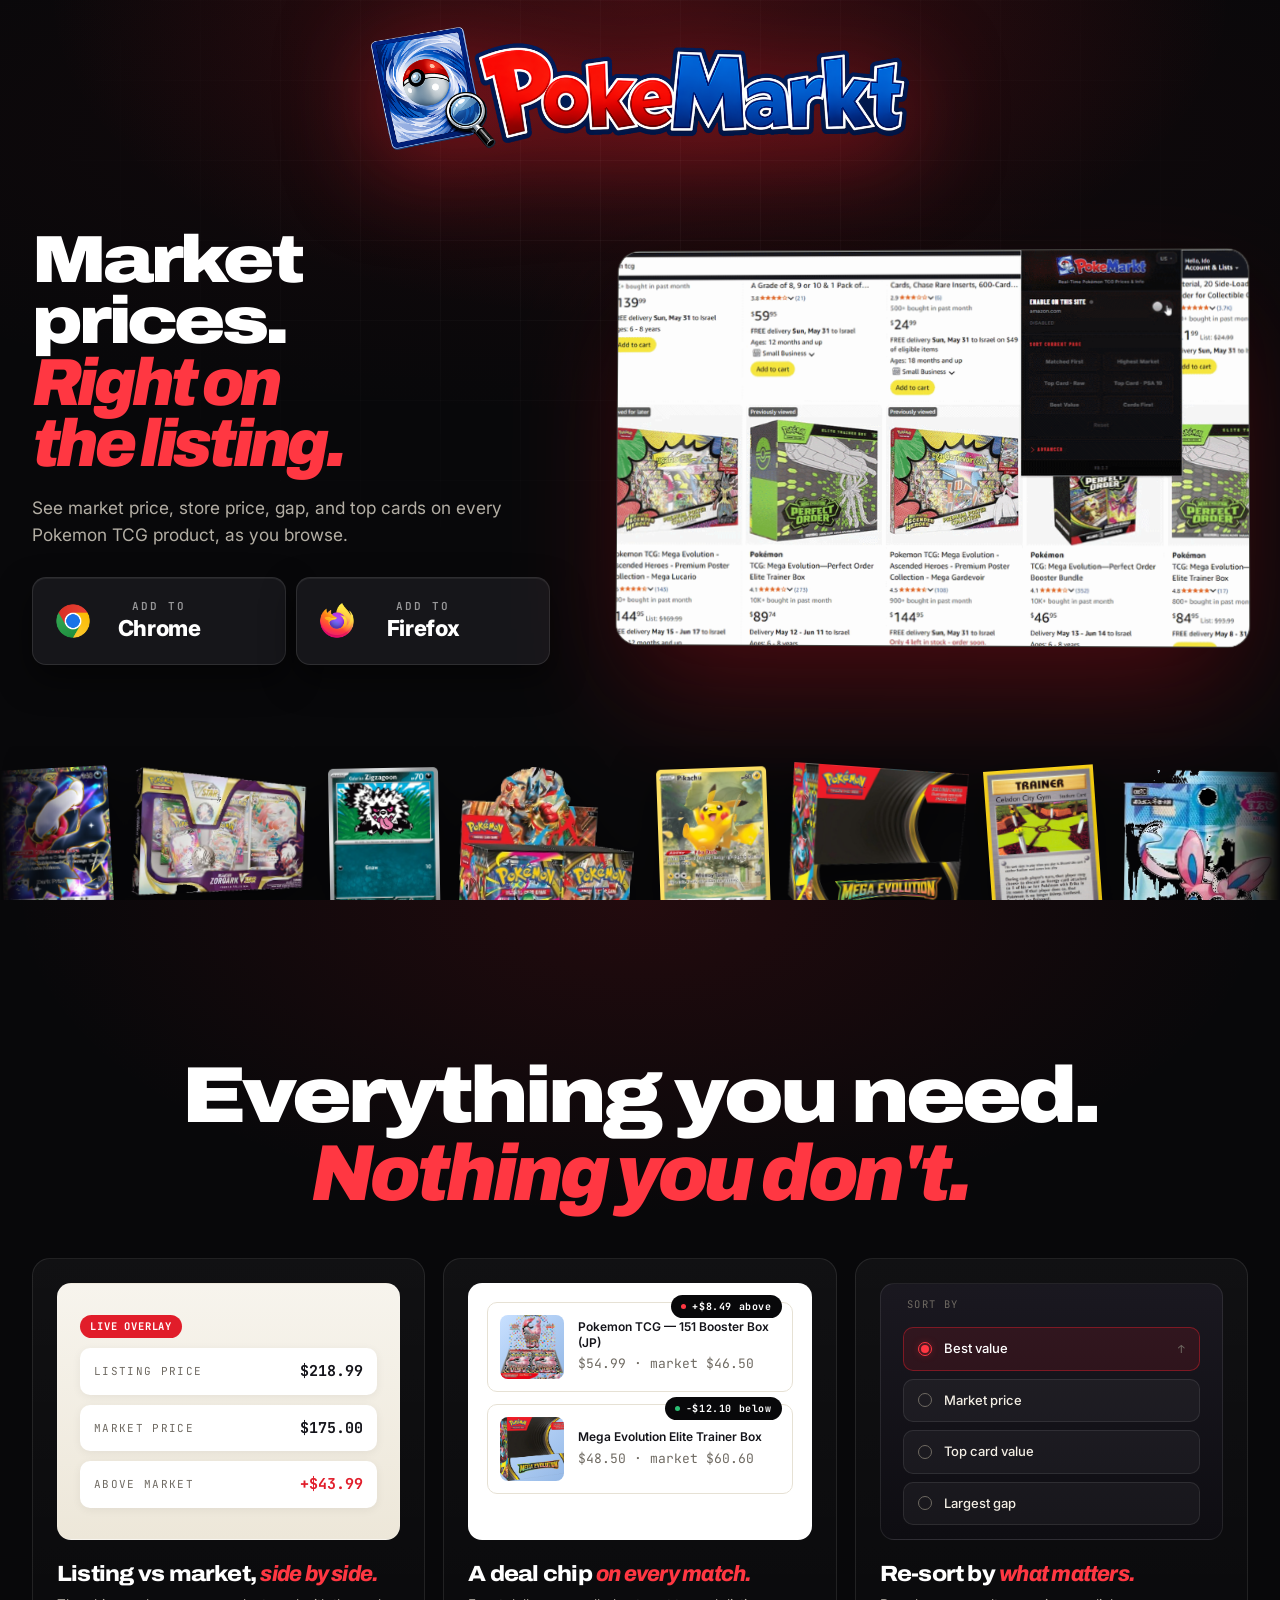
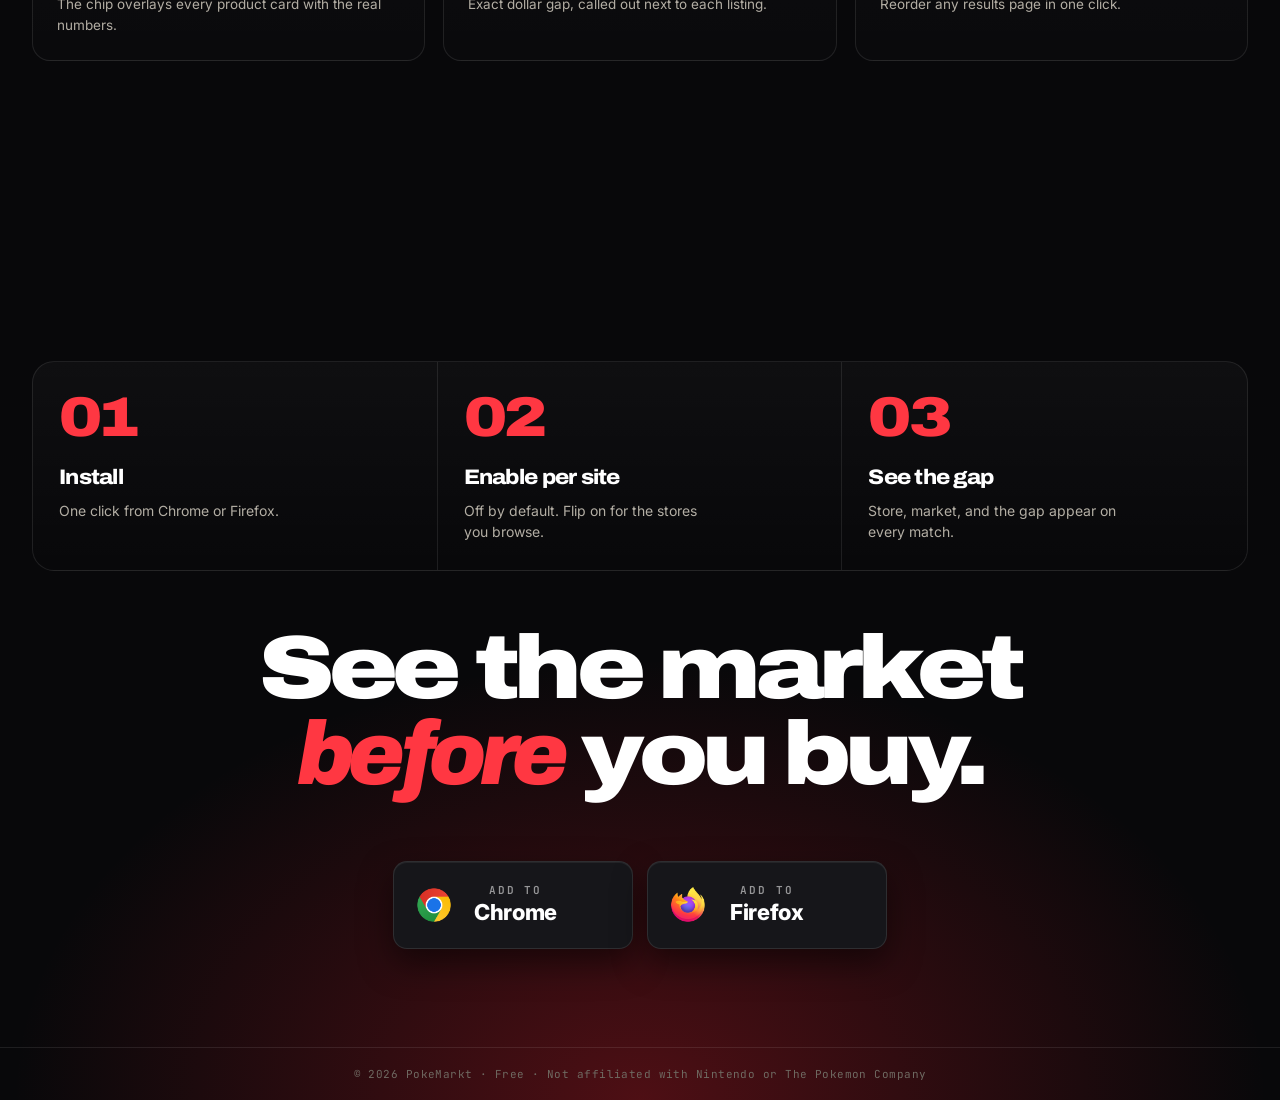
<file: index.html>
<!DOCTYPE html>
<html lang="en">
<head>
<meta charset="UTF-8">
<meta name="viewport" content="width=device-width, initial-scale=1.0">
<title>PokeMarkt</title>
<meta name="description" content="PokeMarkt shows market price, store price, price gaps, and top cards directly on product listings.">
<link rel="icon" type="image/png" href="assets/Main-Icon-48.png">
<link rel="apple-touch-icon" href="assets/Main-Icon-128.png">
<link rel="preconnect" href="https://fonts.googleapis.com">
<link rel="preconnect" href="https://fonts.gstatic.com" crossorigin>
<link href="https://fonts.googleapis.com/css2?family=Archivo:wdth,wght@87..125,500..900&family=Inter:wght@400;500;600;700&family=JetBrains+Mono:wght@500;700&display=swap" rel="stylesheet">
<style>
  :root {
    --ink: #08080a;
    --ink-2: #0d0d10;
    --ink-3: #14141a;
    --paper: #f4efe6;
    --line: rgba(255, 255, 255, .09);
    --line-strong: rgba(255, 255, 255, .18);
    --line-paper: rgba(8, 8, 10, .12);
    --text: #f3eee4;
    --text-2: #b3aea4;
    --text-3: #6f6a62;
    --crimson: #e11d2a;
    --crimson-2: #ff3742;
    --green: #2bbf73;
    --display: "Archivo", "Helvetica Neue", sans-serif;
    --body: "Inter", system-ui, sans-serif;
    --mono: "JetBrains Mono", ui-monospace, monospace;
    --ease: cubic-bezier(.2, .8, .2, 1);
  }

  * { box-sizing: border-box; margin: 0; padding: 0; }
  html, body { background: var(--ink); }
  html {
    scroll-behavior: smooth;
    scroll-snap-type: y mandatory;
    overflow-y: scroll;
    height: 100%;
  }
  body {
    font-family: var(--body);
    color: var(--text);
    overflow-x: clip;
    -webkit-font-smoothing: antialiased;
    text-rendering: optimizeLegibility;
    line-height: 1.5;
    min-height: 100%;
  }
  a { color: inherit; text-decoration: none; }
  img, svg { display: block; max-width: 100%; }
  ::selection { background: var(--crimson); color: #fff; }

  .wrap {
    width: min(1280px, calc(100% - clamp(32px, 5vw, 72px)));
    margin: 0 auto;
  }

  /* ====== SCREEN ====== */
  .screen {
    min-height: 100vh;
    min-height: 100dvh;
    height: 100vh;
    height: 100dvh;
    scroll-snap-align: start;
    scroll-snap-stop: always;
    position: relative;
    display: flex;
    flex-direction: column;
    overflow: hidden;
  }

  /* ====== TOP BAR (sticky, only after hero) ====== */
  .topbar {
    position: fixed;
    top: 0; right: 0; left: 0;
    z-index: 50;
    display: flex;
    justify-content: flex-end;
    padding: 18px 24px;
    pointer-events: none;
    opacity: 0;
    transform: translateY(-12px);
    transition: opacity .35s var(--ease), transform .35s var(--ease);
  }
  .topbar.is-visible { opacity: 1; transform: none; pointer-events: auto; }
  .topbar__inner {
    display: inline-flex;
    gap: 8px;
    padding: 6px;
    border-radius: 999px;
    background: rgba(8,8,10,.78);
    backdrop-filter: blur(18px) saturate(140%);
    border: 1px solid var(--line-strong);
    box-shadow: 0 12px 30px rgba(0,0,0,.4);
  }
  .topbar .pill { height: 38px; padding: 0 14px 0 4px; font-size: 12.5px; }
  .topbar .pill__icon { width: 30px; height: 30px; }

  /* ====== HERO INSTALL BUTTONS (big & centered feel) ====== */
  .hero__cta {
    display: flex;
    gap: 14px;
    margin-top: 32px;
    flex-wrap: nowrap;
  }
  /* Square install buttons — both same color, clean & premium */
  .install {
    position: relative;
    display: grid;
    grid-template-columns: 44px 1fr 44px;
    align-items: center;
    column-gap: 18px;
    height: 88px;
    padding: 0 18px;
    border-radius: 14px;
    font-weight: 700;
    letter-spacing: -.005em;
    transition: transform .25s var(--ease), box-shadow .25s var(--ease), background .25s var(--ease);
    white-space: nowrap;
    background: #16161a;
    color: #fff;
    border: 1px solid rgba(255,255,255,.10);
    box-shadow:
      0 1px 0 rgba(255,255,255,.06) inset,
      0 14px 32px rgba(0,0,0,.5);
    flex: 1 1 0;
    min-width: 0;
    max-width: 300px;
  }
  .install__icon {
    grid-column: 1;
    width: 44px; height: 44px;
    display: grid; place-items: center;
    padding: 4px;
  }
  .install__icon img { width: 100%; height: 100%; object-fit: contain; }
  .install:hover {
    transform: translateY(-2px);
    background: #1d1d22;
    border-color: rgba(255,255,255,.18);
    box-shadow:
      0 1px 0 rgba(255,255,255,.08) inset,
      0 22px 44px rgba(0,0,0,.6);
  }
  .install__text {
    grid-column: 2;
    display: flex;
    flex-direction: column;
    line-height: 1.05;
    align-items: center;
    text-align: center;
  }
  .install__text small {
    font-family: var(--mono);
    font-size: 11px;
    font-weight: 600;
    letter-spacing: .18em;
    text-transform: uppercase;
    opacity: .55;
    margin-bottom: 5px;
  }
  .install__text strong { font-weight: 800; font-size: 22px; letter-spacing: -.02em; }

  /* Both buttons identical — fully symmetrical */
  .install--chrome::before {
    display: none;
  }
  .top__cta { display: inline-flex; gap: 8px; }
  .pill {
    display: inline-flex;
    align-items: center;
    gap: 8px;
    height: 40px;
    padding: 0 16px 0 4px;
    border-radius: 999px;
    font-size: 13px;
    font-weight: 600;
    transition: transform .25s var(--ease), background .25s var(--ease);
    white-space: nowrap;
  }
  .pill__icon {
    width: 32px; height: 32px;
    border-radius: 50%;
    background: #fff;
    padding: 5px;
    display: grid; place-items: center;
    flex: 0 0 auto;
  }
  .pill__icon img { width: 100%; height: 100%; object-fit: contain; }
  .pill--solid { background: #fff; color: #08080a; }
  .pill--solid:hover { transform: translateY(-1px); }
  .pill--ghost {
    background: rgba(255,255,255,.05);
    color: #fff;
    border: 1px solid var(--line-strong);
  }
  .pill--ghost:hover { background: rgba(255,255,255,.1); transform: translateY(-1px); }

  /* ====== SCREEN 1: HERO ====== */
  .hero {
    background: var(--ink);
    display: grid;
    grid-template-rows: auto minmax(0, 1fr) auto;
    align-content: stretch;
    justify-content: initial;
  }
  .hero__top {
    text-align: center;
    padding: clamp(18px, 3vh, 34px) 0 clamp(8px, 1.2vh, 18px);
    position: relative;
    z-index: 2;
  }
  .hero__logo {
    display: inline-block;
    width: clamp(360px, 42vw, 760px);
    max-width: min(92vw, 760px);
    height: auto;
    margin: 0 auto;
    filter: drop-shadow(0 18px 46px rgba(225,29,42,.5));
  }
  .hero::before {
    content: "";
    position: absolute;
    inset: -8% -10% 30%;
    background:
      radial-gradient(ellipse 55% 65% at 50% 10%, rgba(225, 29, 42, .22), transparent 70%),
      radial-gradient(ellipse 80% 50% at 50% 30%, rgba(225, 29, 42, .05), transparent 80%);
    pointer-events: none;
    z-index: 0;
  }
  .hero::after {
    content: "";
    position: absolute;
    inset: 0 0 30% 0;
    background-image:
      linear-gradient(rgba(255,255,255,.04) 1px, transparent 1px),
      linear-gradient(90deg, rgba(255,255,255,.04) 1px, transparent 1px);
    background-size: 80px 80px;
    background-position: center top;
    mask-image: radial-gradient(ellipse 70% 90% at 50% 30%, #000, transparent 75%);
    pointer-events: none;
    z-index: 0;
  }

  .hero__main {
    width: min(1280px, calc(100% - clamp(32px, 5vw, 72px)));
    margin: 0 auto;
    display: grid;
    grid-template-columns: minmax(360px, .9fr) minmax(460px, 1.1fr);
    gap: clamp(28px, 5vw, 72px);
    align-items: center;
    position: relative;
    z-index: 2;
    min-height: 0;
    padding: 0 0 clamp(14px, 2vh, 28px);
  }
  .hero__copy { max-width: 640px; }
  .hero h1 {
    font-family: var(--display);
    font-stretch: 118%;
    font-weight: 900;
    font-size: clamp(48px, 5.2vw, 86px);
    line-height: .92;
    letter-spacing: -.055em;
    color: #fff;
    text-wrap: balance;
  }
  .hero h1 .accent {
    display: inline-block;
    color: var(--crimson-2);
    font-style: italic;
    font-stretch: 95%;
  }
  .hero__sub {
    margin-top: clamp(14px, 2.2vh, 24px);
    color: var(--text-2);
    font-size: clamp(15px, 1.35vw, 18px);
    line-height: 1.55;
    max-width: 480px;
  }
  .hero__cta {
    display: flex;
    gap: 10px;
    margin-top: 28px;
    flex-wrap: wrap;
  }
  .btn {
    display: inline-flex;
    align-items: center;
    gap: 9px;
    height: 50px;
    padding: 0 22px 0 6px;
    border-radius: 999px;
    font-weight: 600;
    font-size: 14.5px;
    transition: transform .25s var(--ease), box-shadow .25s var(--ease);
    white-space: nowrap;
  }
  .btn__icon {
    width: 38px; height: 38px;
    border-radius: 50%;
    background: #fff;
    padding: 6px;
    display: grid; place-items: center;
    flex: 0 0 auto;
  }
  .btn__icon img { width: 100%; height: 100%; object-fit: contain; }
  .btn--primary {
    background: #fff;
    color: #08080a;
    box-shadow: 0 18px 40px rgba(225, 29, 42, .25), 0 4px 12px rgba(0,0,0,.4);
  }
  .btn--primary:hover {
    transform: translateY(-2px);
    box-shadow: 0 24px 56px rgba(225, 29, 42, .38), 0 8px 18px rgba(0,0,0,.5);
  }
  .btn--ghost {
    background: rgba(255,255,255,.05);
    color: #fff;
    border: 1px solid var(--line-strong);
  }
  .btn--ghost:hover { background: rgba(255,255,255,.09); transform: translateY(-2px); }

  .hero__visual {
    position: relative;
    z-index: 2;
    width: 100%;
    min-width: 0;
  }
  .hero__demo {
    position: relative;
    border-radius: 22px;
    overflow: hidden;
    background: #1a1814;
    border: 1px solid var(--line-strong);
    box-shadow:
      0 1px 0 rgba(255,255,255,.08) inset,
      0 60px 120px -20px rgba(225, 29, 42, .32),
      0 36px 80px rgba(0, 0, 0, .6);
    transform: perspective(2400px) rotateY(-3deg) rotateX(2deg);
  }
  .hero__demo img {
    display: block;
    width: 100%;
    height: auto;
    aspect-ratio: 16 / 10;
    object-fit: cover;
    object-position: center top;
    background: #f5f1ec;
  }
  .hero__demo::after {
    content: "";
    position: absolute;
    inset: 0;
    border-radius: 22px;
    box-shadow: 0 0 0 1px rgba(255,255,255,.05) inset;
    pointer-events: none;
  }

  /* hero product strip - floating items on dark */
  .strip {
    position: relative;
    z-index: 2;
    padding: clamp(8px, 1.6vh, 16px) 0 clamp(14px, 2.2vh, 24px);
    margin: 0;
    overflow: hidden;
    mask-image: linear-gradient(90deg, transparent, #000 6%, #000 94%, transparent);
  }
  .strip__track {
    display: flex;
    width: max-content;
    align-items: center;
    gap: 22px;
    animation: rail 80s linear infinite;
  }
  .strip__item {
    flex: 0 0 auto;
    height: clamp(98px, 15vh, 170px);
    display: grid;
    place-items: center;
    transform: rotate(var(--tilt, 0deg));
    transition: transform .4s var(--ease);
    padding: 8px 0;
  }
  .strip__item img {
    max-height: 100%;
    max-width: 100%;
    width: auto;
    height: auto;
    object-fit: contain;
    filter: drop-shadow(0 14px 22px rgba(0,0,0,.55));
  }
  .strip__item.product { width: clamp(108px, 15vw, 175px); }
  .strip__item.card { width: clamp(66px, 9vw, 110px); }
  .strip__item:hover { transform: rotate(0) translateY(-4px) scale(1.04); }
  @keyframes rail {
    from { transform: translateX(0); }
    to { transform: translateX(calc(-50% - 9px)); }
  }

  /* ====== SCREEN 2: FEATURES ====== */
  .features {
    background: var(--ink);
    padding: clamp(42px, 7vh, 80px) 0 clamp(28px, 5vh, 56px);
    justify-content: center;
  }
  .features::before {
    content: "";
    position: absolute;
    inset: 0;
    background: radial-gradient(ellipse 70% 50% at 50% 0%, rgba(225,29,42,.12), transparent 70%);
    pointer-events: none;
  }
  .section-head {
    position: relative;
    z-index: 1;
    margin-bottom: clamp(28px, 5vh, 56px);
    text-align: center;
  }
  .section-head h2 {
    font-family: var(--display);
    font-stretch: 115%;
    font-weight: 900;
    font-size: clamp(36px, 4.4vw, 60px);
    line-height: .9;
    letter-spacing: -.05em;
    color: #fff;
    text-wrap: balance;
    max-width: 18ch;
    margin: 0 auto;
  }
  .features .section-head h2 { font-size: clamp(42px, 6.2vw, 96px); line-height: .98; }
  .section-head h2 em { font-style: italic; color: var(--crimson-2); font-stretch: 95%; }

  .feat-grid {
    position: relative;
    z-index: 1;
    display: grid;
    grid-template-columns: repeat(3, 1fr);
    gap: 18px;
  }
  .feat {
    background: linear-gradient(180deg, rgba(255,255,255,.04), rgba(255,255,255,.01));
    border: 1px solid var(--line);
    border-radius: 18px;
    padding: clamp(18px, 2vw, 24px);
    display: flex;
    flex-direction: column;
    overflow: hidden;
    transition: transform .35s var(--ease), border-color .35s var(--ease);
  }
  .feat:hover { transform: translateY(-3px); border-color: var(--line-strong); }
  .feat__visual {
    position: relative;
    aspect-ratio: 4 / 3;
    border-radius: 14px;
    overflow: hidden;
    margin-bottom: 22px;
    background: #0a0a0c;
    border: 1px solid var(--line);
  }
  .feat h3 {
    font-family: var(--display);
    font-stretch: 110%;
    font-weight: 800;
    font-size: 22px;
    line-height: 1.1;
    letter-spacing: -.035em;
    color: #fff;
  }
  .feat h3 em { font-style: italic; color: var(--crimson-2); font-stretch: 95%; }
  .feat p {
    margin-top: 8px;
    color: var(--text-2);
    font-size: 13.5px;
    line-height: 1.55;
  }

  /* ----- visual A: hover detail card ----- */
  .vfx-a {
    background:
      linear-gradient(180deg, #f7f4ed 0%, #ede7d9 100%);
    padding: 22px;
    display: flex;
    flex-direction: column;
    justify-content: center;
    gap: 10px;
  }
  .vfx-a__row {
    display: flex; align-items: center; justify-content: space-between;
    padding: 12px 14px;
    background: #fff;
    border-radius: 10px;
    box-shadow: 0 2px 10px rgba(0,0,0,.06);
    color: #14141a;
  }
  .vfx-a__row .l { font-size: 11px; font-family: var(--mono); letter-spacing: .12em; text-transform: uppercase; color: #6f6a62; }
  .vfx-a__row .v { font-family: var(--mono); font-weight: 700; font-size: 15px; color: #14141a; }
  .vfx-a__row .v.up { color: var(--crimson); }
  .vfx-a__row .v.down { color: #1d8e54; }
  .vfx-a__chip {
    align-self: flex-start;
    padding: 4px 10px;
    border-radius: 999px;
    background: var(--crimson);
    color: #fff;
    font-family: var(--mono);
    font-size: 10.5px;
    font-weight: 700;
    letter-spacing: .08em;
    text-transform: uppercase;
  }

  /* ----- visual B: chip on listing ----- */
  .vfx-b {
    background: #fff;
    padding: 18px;
    display: flex;
    flex-direction: column;
    gap: 12px;
  }
  .vfx-b__listing {
    display: grid;
    grid-template-columns: 64px 1fr;
    gap: 14px;
    align-items: center;
    padding: 12px;
    border: 1px solid #e6e1d4;
    border-radius: 10px;
    position: relative;
  }
  .vfx-b__thumb {
    width: 64px; height: 64px;
    border-radius: 8px;
    background: linear-gradient(135deg, #c8e0ff, #94b8e6);
    overflow: hidden;
  }
  .vfx-b__thumb img { width: 100%; height: 100%; object-fit: cover; }
  .vfx-b__title { font-size: 12px; font-weight: 600; color: #14141a; line-height: 1.3; }
  .vfx-b__price { font-family: var(--mono); font-size: 13px; color: #6f6a62; margin-top: 4px; }
  .vfx-b__chip {
    position: absolute;
    top: -8px; right: 10px;
    background: #08080a;
    color: #fff;
    padding: 4px 10px;
    border-radius: 999px;
    font-family: var(--mono);
    font-size: 10px;
    font-weight: 700;
    letter-spacing: .06em;
    display: inline-flex;
    align-items: center;
    gap: 6px;
  }
  .vfx-b__chip.up::before { content: ""; width: 5px; height: 5px; border-radius: 50%; background: var(--crimson-2); }
  .vfx-b__chip.down::before { content: ""; width: 5px; height: 5px; border-radius: 50%; background: #2bbf73; }

  /* ----- visual C: sort menu ----- */
  .vfx-c {
    background: linear-gradient(180deg, #1a1820, #0e0d12);
    padding: 22px;
    display: flex;
    flex-direction: column;
    justify-content: center;
    gap: 8px;
  }
  .vfx-c__menu-head {
    font-family: var(--mono);
    font-size: 10.5px;
    letter-spacing: .14em;
    text-transform: uppercase;
    color: var(--text-3);
    margin-bottom: 6px;
    padding-left: 4px;
  }
  .vfx-c__opt {
    display: flex;
    align-items: center;
    gap: 12px;
    padding: 11px 14px;
    border-radius: 10px;
    background: rgba(255,255,255,.04);
    border: 1px solid var(--line);
    font-size: 13px;
    color: var(--text);
    font-weight: 500;
  }
  .vfx-c__opt .dot {
    width: 14px; height: 14px;
    border-radius: 50%;
    border: 1.5px solid var(--text-3);
    flex: 0 0 auto;
    position: relative;
  }
  .vfx-c__opt.on { background: rgba(225, 29, 42, .12); border-color: rgba(225, 29, 42, .45); color: #fff; }
  .vfx-c__opt.on .dot { border-color: var(--crimson-2); }
  .vfx-c__opt.on .dot::after {
    content: ""; position: absolute; inset: 2px;
    border-radius: 50%;
    background: var(--crimson-2);
    box-shadow: 0 0 8px rgba(255,55,66,.7);
  }
  .vfx-c__opt span.k {
    margin-left: auto;
    font-family: var(--mono);
    font-size: 11px;
    color: var(--text-3);
  }

  /* ====== SCREEN 3: HOW + CTA combined ====== */
  .closer {
    background: var(--ink);
    padding: clamp(42px, 7vh, 80px) 0 0;
    display: flex;
    flex-direction: column;
    justify-content: center;
    align-items: stretch;
  }
  .closer__inner {
    width: min(1280px, calc(100% - clamp(32px, 5vw, 72px)));
    margin: 0 auto;
    display: flex;
    flex-direction: column;
    align-items: center;
    gap: clamp(34px, 6vh, 64px);
    position: relative;
    z-index: 1;
    flex: 1;
    justify-content: center;
  }
  .closer::before {
    content: "";
    position: absolute;
    inset: 30% 0 0 0;
    background: radial-gradient(ellipse 70% 100% at 50% 100%, rgba(225,29,42,.32), transparent 70%);
    pointer-events: none;
  }

  .how {
    width: 100%;
    position: relative;
    z-index: 1;
    display: grid;
    grid-template-columns: repeat(3, 1fr);
    gap: 0;
    border: 1px solid var(--line);
    border-radius: 22px;
    overflow: hidden;
    background: linear-gradient(180deg, rgba(255,255,255,.03), rgba(255,255,255,.005));
  }
  .how__step {
    padding: 28px 26px;
    border-right: 1px solid var(--line);
  }
  .how__step:last-child { border-right: 0; }
  .how__num {
    font-family: var(--display);
    font-stretch: 118%;
    font-weight: 900;
    font-size: 56px;
    color: var(--crimson-2);
    letter-spacing: -.05em;
    line-height: 1;
    margin-bottom: 16px;
  }
  .how__step h4 {
    font-family: var(--display);
    font-stretch: 110%;
    font-weight: 800;
    font-size: 21px;
    letter-spacing: -.035em;
    color: #fff;
    margin-bottom: 6px;
  }
  .how__step p {
    color: var(--text-2);
    font-size: 14px;
    max-width: 28ch;
  }

  .closer__cta {
    position: relative;
    z-index: 1;
    text-align: center;
  }
  .closer__cta h2 {
    font-family: var(--display);
    font-stretch: 118%;
    font-weight: 900;
    font-size: clamp(40px, 5.6vw, 80px);
    line-height: .88;
    letter-spacing: -.06em;
    color: #fff;
    text-wrap: balance;
    max-width: 16ch;
    margin: 0 auto 36px;
  }
  .closer__cta h2 { font-size: clamp(44px, 7vw, 112px); line-height: .96; }
  .closer__cta h2 em { font-style: italic; color: var(--crimson-2); font-stretch: 95%; }
  .closer__buttons {
    display: inline-flex;
    gap: 14px;
    flex-wrap: nowrap;
    justify-content: center;
  }

  /* Premium dual install button */
  .megacta {
    position: relative;
    display: inline-flex;
    align-items: stretch;
    isolation: isolate;
    border-radius: 999px;
    padding: 4px;
    background: linear-gradient(135deg, #ff5563 0%, #e11d2a 50%, #8a0d18 100%);
    box-shadow:
      0 24px 60px -12px rgba(225, 29, 42, .55),
      0 12px 28px rgba(0, 0, 0, .55),
      0 0 0 1px rgba(255,255,255,.08) inset;
  }
  .megacta::before {
    content: "";
    position: absolute;
    inset: -2px;
    border-radius: 999px;
    background: conic-gradient(from 0deg, transparent 0deg, rgba(255,200,200,.55) 60deg, transparent 140deg, transparent 360deg);
    z-index: -1;
    opacity: .8;
    animation: spin 8s linear infinite;
    filter: blur(6px);
  }
  @keyframes spin { to { transform: rotate(360deg); } }
  .megacta__btn {
    position: relative;
    display: inline-flex;
    align-items: center;
    gap: 12px;
    height: 60px;
    padding: 0 26px;
    border-radius: 999px;
    font-weight: 700;
    font-size: 15.5px;
    letter-spacing: -.005em;
    transition: transform .25s var(--ease), background .25s var(--ease);
    color: #fff;
  }
  .megacta__btn--primary {
    background: #0a0a0c;
    color: #fff;
    box-shadow: 0 0 0 1px rgba(255,255,255,.08) inset;
  }
  .megacta__btn--primary:hover { transform: translateY(-1px); background: #15151a; }
  .megacta__btn--secondary {
    background: transparent;
    color: #fff;
  }
  .megacta__btn--secondary:hover { background: rgba(0,0,0,.25); }
  .megacta__icon {
    width: 26px; height: 26px;
    display: grid; place-items: center;
  }
  .megacta__icon img { width: 100%; height: 100%; object-fit: contain; filter: drop-shadow(0 2px 4px rgba(0,0,0,.5)); }
  .megacta__text { display: flex; flex-direction: column; line-height: 1.05; align-items: flex-start; }
  .megacta__text small {
    font-family: var(--mono);
    font-size: 9.5px;
    letter-spacing: .14em;
    text-transform: uppercase;
    opacity: .55;
    margin-bottom: 3px;
  }
  .megacta__text strong { font-weight: 800; font-size: 15.5px; letter-spacing: -.01em; }
  .megacta__divider {
    align-self: center;
    width: 1px;
    height: 32px;
    background: rgba(255,255,255,.18);
  }
  .closer__foot {
    position: relative;
    z-index: 1;
    margin-top: auto;
    padding: 18px 0 calc(18px + env(safe-area-inset-bottom));
    border-top: 1px solid var(--line);
    color: var(--text-3);
    font-family: var(--mono);
    font-size: 11px;
    letter-spacing: .04em;
    text-align: center;
  }

  /* ====== RESPONSIVE ====== */
  @media (max-width: 1180px) {
    .hero__main {
      grid-template-columns: minmax(320px, .95fr) minmax(390px, 1.05fr);
      gap: 32px;
    }
    .install { grid-template-columns: 40px 1fr; height: 78px; padding: 0 16px; }
    .install__icon { width: 40px; height: 40px; }
    .install__text strong { font-size: 19px; }
  }

  @media (max-width: 1024px) {
    html { scroll-snap-type: y mandatory; }
    .screen {
      min-height: 100vh;
      min-height: 100dvh;
      height: 100vh;
      height: 100dvh;
    }
    .hero {
      grid-template-rows: auto minmax(0, 1fr) auto;
    }
    .hero__logo { width: clamp(330px, 62vw, 620px); }
    .hero__main {
      grid-template-columns: 1fr;
      gap: clamp(16px, 2.8vh, 28px);
      place-items: center;
      text-align: center;
      padding-bottom: clamp(8px, 1.5vh, 18px);
    }
    .hero__copy { max-width: min(760px, 100%); }
    .hero__sub { margin-left: auto; margin-right: auto; }
    .hero__cta { justify-content: center; }
    .hero__visual { max-width: min(760px, 100%); }
    .hero__demo { transform: none; border-radius: 18px; }
    .hero__demo::after { border-radius: 18px; }
    .feat-grid { grid-template-columns: repeat(3, minmax(0, 1fr)); gap: 14px; }
    .how { grid-template-columns: 1fr; }
    .how__step { border-right: 0; border-bottom: 1px solid var(--line); }
    .how__step:last-child { border-bottom: 0; }
    .features { padding: 48px 0 36px; }
    .closer { padding: 48px 0 0; }
  }

  @media (max-width: 820px) {
    .topbar { justify-content: center; padding: 10px 12px; }
    .topbar__inner { max-width: calc(100vw - 24px); }
    .topbar .pill { height: 34px; padding-right: 10px; font-size: 11.5px; }
    .topbar .pill__icon { width: 26px; height: 26px; }
    .hero__main {
      align-content: start;
      width: min(100% - 28px, 680px);
      padding-top: clamp(12px, 2vh, 22px);
    }
    .hero__copy { width: min(100%, 540px); }
    .hero h1 {
      font-size: clamp(32px, 7.2vw, 52px);
      line-height: .9;
      letter-spacing: -.065em;
      text-wrap: initial;
      white-space: nowrap;
    }
    .hero__cta {
      display: grid;
      grid-template-columns: repeat(2, minmax(0, 1fr));
      width: min(100%, 620px);
      margin-left: auto;
      margin-right: auto;
      gap: 10px;
    }
    .install {
      width: 100%;
      max-width: none;
      grid-template-columns: 38px minmax(0, 1fr);
      column-gap: 10px;
      height: 70px;
      border-radius: 12px;
      padding: 0 12px;
    }
    .install__icon { width: 38px; height: 38px; }
    .install__text strong { font-size: clamp(16px, 3.2vw, 19px); }
    .install__text small { font-size: 9px; letter-spacing: .14em; }
    .features .wrap { width: 100%; }
    .features .section-head {
      width: calc(100% - 32px);
      margin-left: auto;
      margin-right: auto;
    }
    .feat-grid {
      display: flex;
      gap: 14px;
      overflow-x: auto;
      overscroll-behavior-x: contain;
      scroll-snap-type: x mandatory;
      padding: 0 16px 10px;
      scrollbar-width: none;
    }
    .feat-grid::-webkit-scrollbar { display: none; }
    .feat {
      flex: 0 0 min(82vw, 390px);
      scroll-snap-align: center;
      min-height: 0;
    }
    .closer__inner { width: min(100% - 32px, 720px); }
    .closer__buttons { width: min(100%, 620px); }
  }

  @media (max-width: 640px) {
    .wrap { width: calc(100% - 28px); }
    .hero {
      grid-template-rows: auto auto auto;
      align-content: start;
    }
    .hero__top { padding-top: max(10px, env(safe-area-inset-top)); padding-bottom: 2px; }
    .hero__logo { width: min(91vw, 420px); }
    .hero__main {
      align-content: start;
      gap: clamp(10px, 1.8vh, 16px);
      width: calc(100% - 28px);
      padding-top: clamp(8px, 1.8vh, 16px);
    }
    .hero__copy { width: min(100%, 410px); }
    .hero h1 {
      font-size: clamp(24px, 7.2vw, 32px);
      line-height: .89;
      letter-spacing: -.06em;
      white-space: nowrap;
    }
    .hero__sub {
      font-size: clamp(12.5px, 3.5vw, 14px);
      line-height: 1.36;
      margin-top: 8px;
      max-width: 34ch;
    }
    .hero__cta { margin-top: 10px; gap: 8px; }
    .install {
      height: 58px;
      min-width: 0;
      grid-template-columns: 30px minmax(0, 1fr);
      column-gap: 7px;
      padding: 0 8px;
      border-radius: 10px;
    }
    .install__icon { width: 30px; height: 30px; padding: 2px; }
    .install__text strong { font-size: clamp(13px, 4vw, 16px); letter-spacing: -.01em; }
    .install__text small { font-size: 8px; margin-bottom: 3px; letter-spacing: .12em; }
    .hero__visual { max-width: min(100%, 410px); }
    .hero__demo {
      border-radius: 14px;
      box-shadow:
        0 1px 0 rgba(255,255,255,.08) inset,
        0 30px 66px -24px rgba(225, 29, 42, .45),
        0 20px 46px rgba(0, 0, 0, .62);
    }
    .hero__demo img { aspect-ratio: 16 / 8.8; }
    .strip {
      margin-top: clamp(10px, 2vh, 18px);
      padding: 4px 0 max(10px, env(safe-area-inset-bottom));
    }
    .strip__track { gap: 14px; animation-duration: 65s; }
    .strip__item { height: clamp(62px, 11vh, 92px); padding: 3px 0; }
    .strip__item.product { width: clamp(72px, 23vw, 98px); }
    .strip__item.card { width: clamp(44px, 14vw, 60px); }
    .features {
      justify-content: flex-start;
      padding: max(96px, calc(84px + env(safe-area-inset-top))) 0 18px;
    }
    .section-head { margin-bottom: 18px; }
    .features .section-head h2 { font-size: clamp(34px, 11vw, 48px); line-height: 1; max-width: 12ch; }
    .feat-grid { padding-inline: 14px; }
    .feat { flex-basis: min(84vw, 360px); padding: 14px; border-radius: 14px; }
    .feat__visual { aspect-ratio: 16 / 9; margin-bottom: 14px; border-radius: 10px; }
    .feat h3 { font-size: 19px; }
    .feat p { font-size: 12.5px; }
    .vfx-a, .vfx-b, .vfx-c { padding: 14px; }
    .vfx-a__row { padding: 9px 10px; }
    .vfx-b__listing { grid-template-columns: 50px 1fr; padding: 9px; gap: 10px; }
    .vfx-b__thumb { width: 50px; height: 50px; }
    .vfx-b__title { font-size: 11px; }
    .vfx-b__price { font-size: 11.5px; }
    .vfx-c__opt { padding: 9px 10px; font-size: 12px; }
    .closer { padding-top: max(26px, env(safe-area-inset-top)); }
    .closer__inner {
      justify-content: flex-start;
      gap: 20px;
      width: calc(100% - 28px);
      padding-top: 42px;
    }
    .how { border-radius: 14px; }
    .how__step {
      display: grid;
      grid-template-columns: 54px 1fr;
      column-gap: 10px;
      padding: 13px 14px;
      align-items: center;
    }
    .how__num {
      grid-row: span 2;
      font-size: 34px;
      margin: 0;
    }
    .how__step h4 { font-size: 18px; margin: 0; }
    .how__step p { font-size: 12.5px; line-height: 1.35; max-width: none; }
    .closer__cta h2 {
      font-size: clamp(34px, 10vw, 48px);
      line-height: .98;
      max-width: 13ch;
      margin-bottom: 18px;
    }
    .closer__buttons {
      display: grid;
      grid-template-columns: repeat(2, minmax(0, 1fr));
      gap: 8px;
      width: 100%;
    }
    .closer__foot { padding: 10px 0 calc(10px + env(safe-area-inset-bottom)); font-size: 9.5px; }
    .closer__foot .wrap { height: auto; line-height: 1.35; }
  }

  @media (max-width: 380px), (max-height: 720px) and (max-width: 640px) {
    .hero__logo { width: min(84vw, 340px); }
    .hero h1 { font-size: clamp(23px, 6.9vw, 29px); }
    .hero__sub { font-size: 12px; line-height: 1.3; margin-top: 6px; max-width: 32ch; }
    .hero__cta { margin-top: 8px; }
    .install { height: 52px; grid-template-columns: 26px minmax(0, 1fr); }
    .install__icon { width: 26px; height: 26px; }
    .hero__visual { max-width: min(100%, 340px); }
    .strip__item { height: clamp(52px, 9vh, 72px); }
    .features .section-head h2 { font-size: clamp(30px, 10vw, 40px); }
    .feat__visual { margin-bottom: 10px; }
    .closer__inner { gap: 14px; padding-top: 28px; }
    .how__step { padding: 10px 12px; }
    .closer__cta h2 { font-size: clamp(30px, 9vw, 40px); margin-bottom: 12px; }
    .closer__foot { font-size: 8.8px; }
  }

  @media (prefers-reduced-motion: reduce) {
    *, *::before, *::after {
      animation-duration: .01ms !important;
      transition-duration: .01ms !important;
    }
    html { scroll-snap-type: none; }
  }
</style>
</head>
<body>

<!-- ============ STICKY TOP BAR (visible after hero) ============ -->
<div class="topbar" id="topbar">
  <div class="topbar__inner">
    <a class="pill pill--solid" href="https://chromewebstore.google.com/detail/pokemarket-pokemon-tcg-li/hejfdmhhblhaiajfegbokfgceoahfkoe" target="_blank" rel="noopener">
      <span class="pill__icon"><img src="assets/chrome-icon.png" alt=""></span>
      Add to Chrome
    </a>
    <a class="pill pill--ghost" href="https://addons.mozilla.org/en-US/firefox/addon/pokemarket-pokemon-tcg-prices/" target="_blank" rel="noopener">
      <span class="pill__icon"><img src="assets/firefox-icon.png" alt=""></span>
      Add to Firefox
    </a>
  </div>
</div>

<!-- ============ SCREEN 1: HERO ============ -->
<section class="screen hero" data-screen-label="01 Hero">
  <div class="wrap hero__top">
    <img class="hero__logo" src="assets/Main-Logo.png" alt="PokeMarkt">
  </div>
  <div class="wrap hero__main">
    <div class="hero__copy">
      <h1>
        Market prices.<br>
        <span class="accent">Right on the listing.</span>
      </h1>
      <p class="hero__sub">
        See market price, store price, gap, and top cards on every Pokemon TCG product, as you browse.
      </p>
      <div class="hero__cta">
        <a class="install install--chrome" href="https://chromewebstore.google.com/detail/pokemarket-pokemon-tcg-li/hejfdmhhblhaiajfegbokfgceoahfkoe" target="_blank" rel="noopener">
          <span class="install__icon"><img src="assets/chrome-icon.png" alt=""></span>
          <span class="install__text">
            <small>Add to</small>
            <strong>Chrome</strong>
          </span>
        </a>
        <a class="install install--firefox" href="https://addons.mozilla.org/en-US/firefox/addon/pokemarket-pokemon-tcg-prices/" target="_blank" rel="noopener">
          <span class="install__icon"><img src="assets/firefox-icon.png" alt=""></span>
          <span class="install__text">
            <small>Add to</small>
            <strong>Firefox</strong>
          </span>
        </a>
      </div>
    </div>

    <div class="hero__visual">
      <div class="hero__demo">
        <img src="assets/demo.gif" alt="PokeMarkt overlay running on Amazon.">
      </div>
    </div>
  </div>
  <div class="strip" aria-hidden="true" style="
      padding-bottom: 70px;
      height: 154px;
  ">

    <div class="strip__track" id="strip"></div>
  </div>
</section>


<!-- ============ SCREEN 2: FEATURES ============ -->
<section class="screen features" data-screen-label="02 Features">
  <div class="wrap">
    <div class="section-head">
      <h2>Everything you need. <em>Nothing you don't.</em></h2>
    </div>

    <div class="feat-grid">

      <article class="feat">
        <div class="feat__visual vfx-a">
          <span class="vfx-a__chip">Live overlay</span>
          <div class="vfx-a__row"><span class="l">Listing price</span><span class="v">$218.99</span></div>
          <div class="vfx-a__row"><span class="l">Market price</span><span class="v">$175.00</span></div>
          <div class="vfx-a__row"><span class="l">Above market</span><span class="v up">+$43.99</span></div>
        </div>
        <h3>Listing vs market, <em>side by side.</em></h3>
        <p>The chip overlays every product card with the real numbers.</p>
      </article>

      <article class="feat">
        <div class="feat__visual vfx-b">
          <div class="vfx-b__listing">
            <div class="vfx-b__chip up">+$8.49 above</div>
            <div class="vfx-b__thumb"><img src="assets/rail/product-08.png" alt=""></div>
            <div>
              <div class="vfx-b__title">Pokemon TCG — 151 Booster Box (JP)</div>
              <div class="vfx-b__price">$54.99 · market $46.50</div>
            </div>
          </div>
          <div class="vfx-b__listing">
            <div class="vfx-b__chip down">−$12.10 below</div>
            <div class="vfx-b__thumb"><img src="assets/rail/product-03.png" alt=""></div>
            <div>
              <div class="vfx-b__title">Mega Evolution Elite Trainer Box</div>
              <div class="vfx-b__price">$48.50 · market $60.60</div>
            </div>
          </div>
        </div>
        <h3>A deal chip <em>on every match.</em></h3>
        <p>Exact dollar gap, called out next to each listing.</p>
      </article>

      <article class="feat">
        <div class="feat__visual vfx-c">
          <div class="vfx-c__menu-head">Sort by</div>
          <div class="vfx-c__opt on"><span class="dot"></span> Best value <span class="k">↑</span></div>
          <div class="vfx-c__opt"><span class="dot"></span> Market price</div>
          <div class="vfx-c__opt"><span class="dot"></span> Top card value</div>
          <div class="vfx-c__opt"><span class="dot"></span> Largest gap</div>
        </div>
        <h3>Re-sort by <em>what matters.</em></h3>
        <p>Reorder any results page in one click.</p>
      </article>

    </div>
  </div>
</section>


<!-- ============ SCREEN 3: HOW + CTA ============ -->
<section class="screen closer" data-screen-label="03 Get it">
  <div class="wrap closer__inner">
    <div class="how">
      <article class="how__step">
        <div class="how__num">01</div>
        <h4>Install</h4>
        <p>One click from Chrome or Firefox.</p>
      </article>
      <article class="how__step">
        <div class="how__num">02</div>
        <h4>Enable per site</h4>
        <p>Off by default. Flip on for the stores you browse.</p>
      </article>
      <article class="how__step">
        <div class="how__num">03</div>
        <h4>See the gap</h4>
        <p>Store, market, and the gap appear on every match.</p>
      </article>
    </div>

    <div class="closer__cta">
      <h2>See the market <em>before</em> you buy.</h2>
      <div class="hero__cta closer__buttons">
        <a class="install install--chrome" href="https://chromewebstore.google.com/detail/pokemarket-pokemon-tcg-li/hejfdmhhblhaiajfegbokfgceoahfkoe" target="_blank" rel="noopener">
          <span class="install__icon"><img src="assets/chrome-icon.png" alt=""></span>
          <span class="install__text">
            <small>Add to</small>
            <strong>Chrome</strong>
          </span>
        </a>
        <a class="install install--firefox" href="https://addons.mozilla.org/en-US/firefox/addon/pokemarket-pokemon-tcg-prices/" target="_blank" rel="noopener">
          <span class="install__icon"><img src="assets/firefox-icon.png" alt=""></span>
          <span class="install__text">
            <small>Add to</small>
            <strong>Firefox</strong>
          </span>
        </a>
      </div>
    </div>
  </div>

  <div class="closer__foot">
    <div class="wrap">© 2026 PokeMarkt · Free · Not affiliated with Nintendo or The Pokemon Company</div>
  </div>
</section>

<script>
(() => {
  const cards = [
    "card-01.webp","card-02.webp","card-03.webp","card-04.png","card-05.webp",
    "card-06.webp","card-07.webp","card-08.png","card-09.webp","card-10.png",
    "card-11.png","card-12.png","card-13.png","card-14.webp","card-15.png",
    "card-16.png","card-17.webp","card-18.webp","card-19.webp","card-20.png",
    "card-21.png","card-22.png","card-23.png","card-24.webp","card-25.png",
    "card-26.webp","card-27.png","card-28.png","card-29.webp","card-30.webp"
  ];
  const products = Array.from({ length: 25 }, (_, i) => `product-${String(i + 1).padStart(2, "0")}.png`);
  const tilts = [-3, 2, -1, 3, -2, 4, -4, 1, -2, 3];
  const items = [];
  const max = Math.max(cards.length, products.length);
  for (let i = 0; i < max; i++) {
    if (cards[i]) items.push({ f: cards[i], k: "card" });
    if (products[i]) items.push({ f: products[i], k: "product" });
  }
  const rail = document.getElementById("strip");
  if (rail) {
    [...items, ...items].forEach((it, i) => {
      const fig = document.createElement("figure");
      fig.className = "strip__item " + it.k;
      fig.style.setProperty("--tilt", tilts[i % tilts.length] + "deg");
      const img = document.createElement("img");
      img.src = "assets/rail/" + it.f;
      img.alt = "";
      img.loading = "lazy";
      fig.appendChild(img);
      rail.appendChild(fig);
    });
  }
})();

// Show sticky topbar after first screen, hide on last screen
(() => {
  const topbar = document.getElementById('topbar');
  if (!topbar) return;
  const closer = document.querySelector('.closer');
  const onScroll = () => {
    const threshold = window.innerHeight * 0.55;
    let pastHero = window.scrollY > threshold;
    let inCloser = false;
    if (closer) {
      const r = closer.getBoundingClientRect();
      // hide topbar once the closer occupies most of the viewport
      inCloser = r.top < window.innerHeight * 0.35;
    }
    topbar.classList.toggle('is-visible', pastHero && !inCloser);
  };
  window.addEventListener('scroll', onScroll, { passive: true });
  onScroll();
})();
</script>
</body>
</html>
</file>
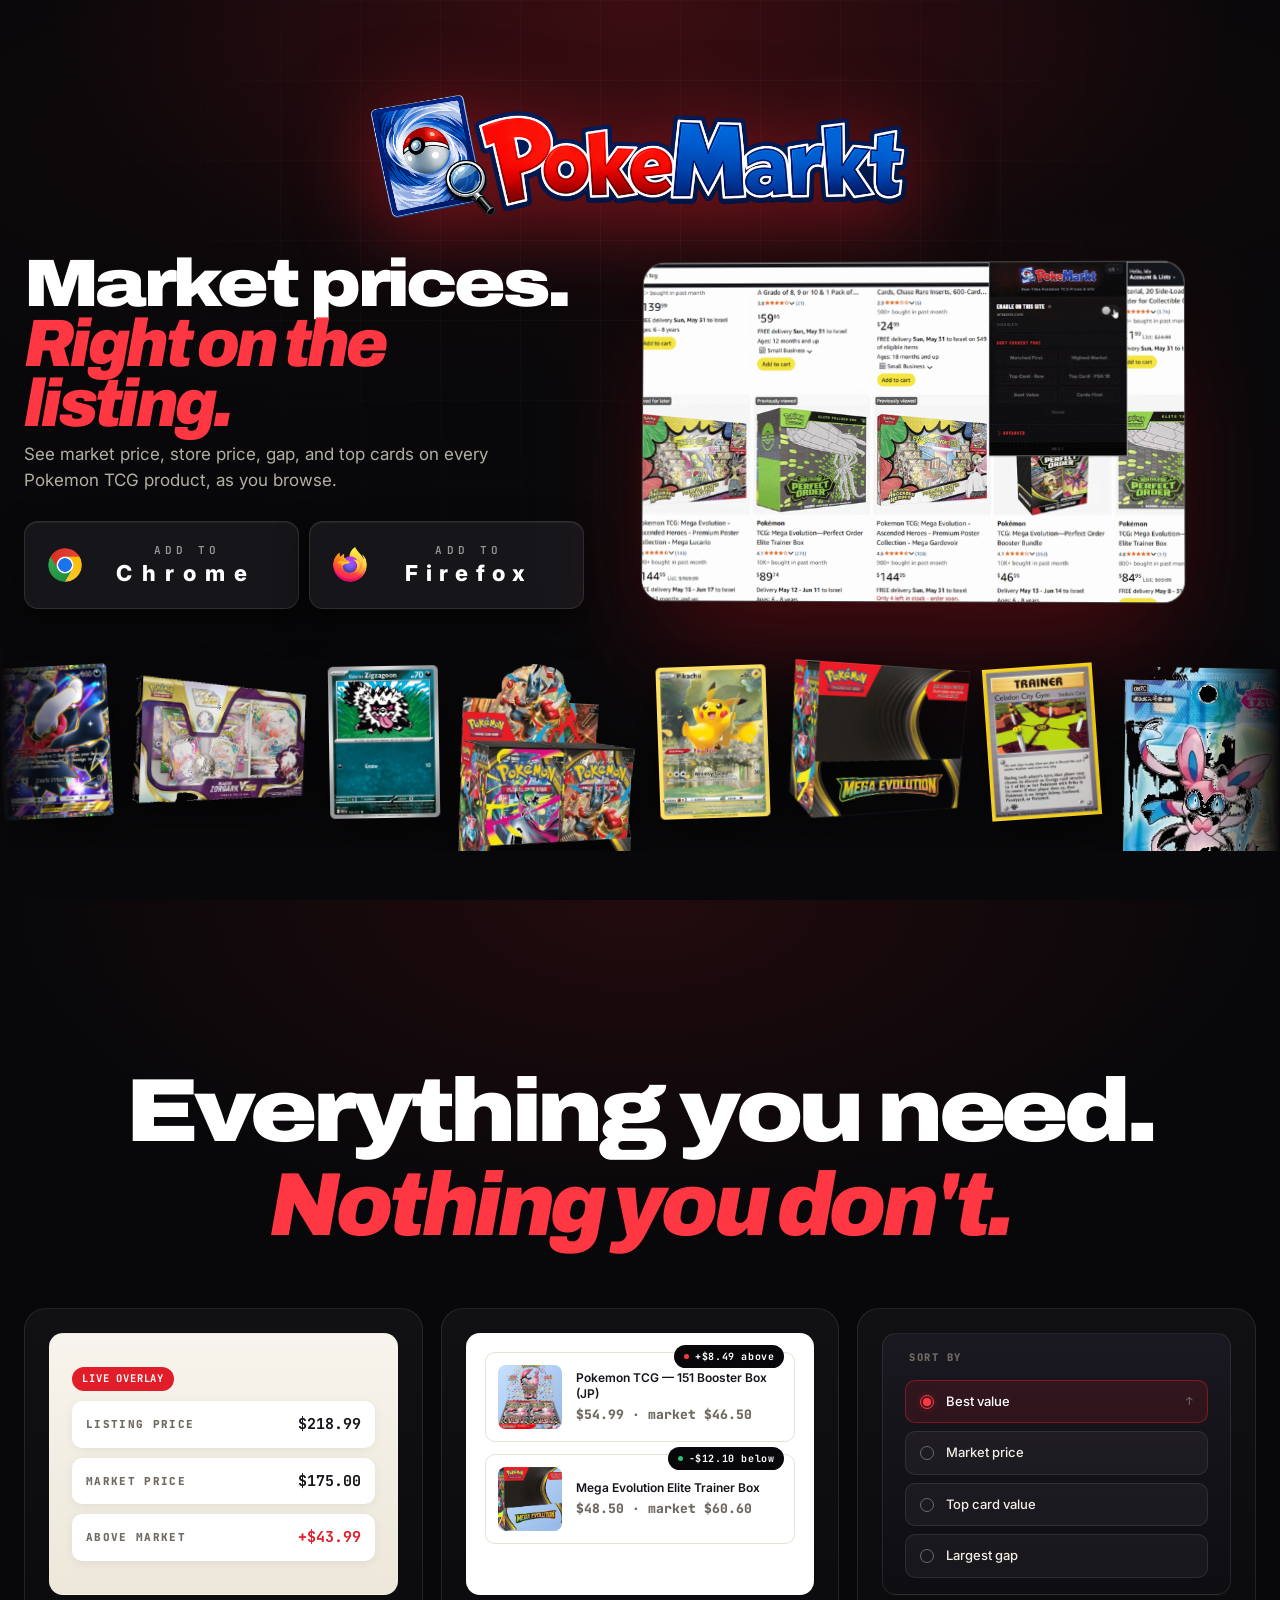
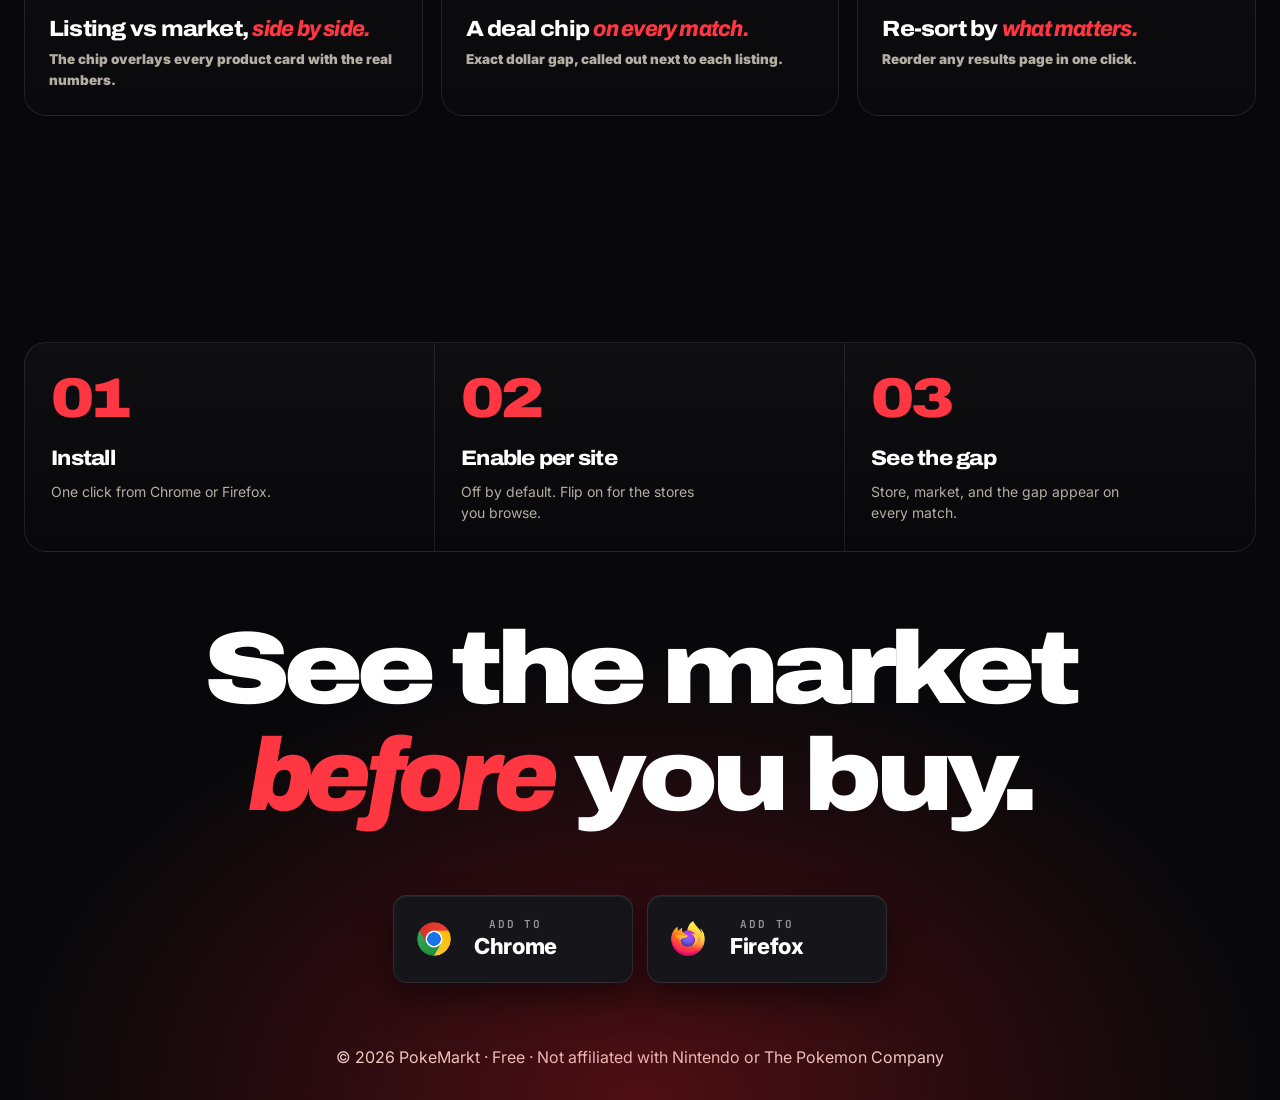
<file: PokeMarkt-Landing/index.html>
<!DOCTYPE html>
<html lang="en">
<head>
<meta charset="UTF-8">
<meta name="viewport" content="width=device-width, initial-scale=1.0">
<title>PokeMarkt</title>
<meta name="description" content="PokeMarkt shows market price, store price, price gaps, and top cards directly on product listings.">
<link rel="icon" type="image/png" href="assets/Main-Icon-48.png">
<link rel="apple-touch-icon" href="assets/Main-Icon-128.png">
<link rel="preconnect" href="https://fonts.googleapis.com">
<link rel="preconnect" href="https://fonts.gstatic.com" crossorigin>
<link href="https://fonts.googleapis.com/css2?family=Archivo:wdth,wght@87..125,500..900&family=Inter:wght@400;500;600;700&family=JetBrains+Mono:wght@500;700&display=swap" rel="stylesheet">
<style>
  :root {
    --ink: #08080a;
    --ink-2: #0d0d10;
    --ink-3: #14141a;
    --paper: #f4efe6;
    --line: rgba(255, 255, 255, .09);
    --line-strong: rgba(255, 255, 255, .18);
    --line-paper: rgba(8, 8, 10, .12);
    --text: #f3eee4;
    --text-2: #b3aea4;
    --text-3: #6f6a62;
    --crimson: #e11d2a;
    --crimson-2: #ff3742;
    --green: #2bbf73;
    --display: "Archivo", "Helvetica Neue", sans-serif;
    --body: "Inter", system-ui, sans-serif;
    --mono: "JetBrains Mono", ui-monospace, monospace;
    --ease: cubic-bezier(.2, .8, .2, 1);
  }

  * { box-sizing: border-box; margin: 0; padding: 0; }
  html, body { background: var(--ink); }
  html {
    scroll-behavior: smooth;
    scroll-snap-type: y mandatory;
    overflow-y: scroll;
    height: 100%;
  }
  body {
    font-family: var(--body);
    color: var(--text);
    overflow-x: clip;
    -webkit-font-smoothing: antialiased;
    text-rendering: optimizeLegibility;
    line-height: 1.5;
    min-height: 100%;
  }
  a { color: inherit; text-decoration: none; }
  img, svg { display: block; max-width: 100%; }
  ::selection { background: var(--crimson); color: #fff; }

  .wrap { width: min(1280px, calc(100% - 48px)); margin: 0 auto; }

  /* ====== SCREEN ====== */
  .screen {
    min-height: 100vh;
    min-height: 100dvh;
    scroll-snap-align: start;
    scroll-snap-stop: always;
    position: relative;
    display: flex;
    flex-direction: column;
    overflow: hidden;
  }

  /* ====== TOP BAR (sticky, only after hero) ====== */
  .topbar {
    position: fixed;
    top: 0; right: 0; left: 0;
    z-index: 50;
    display: flex;
    justify-content: flex-end;
    padding: 18px 24px;
    pointer-events: none;
    opacity: 0;
    transform: translateY(-12px);
    transition: opacity .35s var(--ease), transform .35s var(--ease);
  }
  .topbar.is-visible { opacity: 1; transform: none; pointer-events: auto; }
  .topbar__inner {
    display: inline-flex;
    gap: 8px;
    padding: 6px;
    border-radius: 999px;
    background: rgba(8,8,10,.78);
    backdrop-filter: blur(18px) saturate(140%);
    border: 1px solid var(--line-strong);
    box-shadow: 0 12px 30px rgba(0,0,0,.4);
  }
  .topbar .pill { height: 38px; padding: 0 14px 0 4px; font-size: 12.5px; }
  .topbar .pill__icon { width: 30px; height: 30px; }

  /* ====== HERO INSTALL BUTTONS (big & centered feel) ====== */
  .hero__cta {
    display: flex;
    gap: 14px;
    margin-top: 32px;
    flex-wrap: nowrap;
  }
  /* Square install buttons — both same color, clean & premium */
  .install {
    position: relative;
    display: grid;
    grid-template-columns: 44px 1fr 44px;
    align-items: center;
    column-gap: 18px;
    height: 88px;
    padding: 0 18px;
    border-radius: 14px;
    font-weight: 700;
    letter-spacing: -.005em;
    transition: transform .25s var(--ease), box-shadow .25s var(--ease), background .25s var(--ease);
    white-space: nowrap;
    background: #16161a;
    color: #fff;
    border: 1px solid rgba(255,255,255,.10);
    box-shadow:
      0 1px 0 rgba(255,255,255,.06) inset,
      0 14px 32px rgba(0,0,0,.5);
    flex: 1 1 0;
    min-width: 0;
  }
  .install__icon {
    grid-column: 1;
    width: 44px; height: 44px;
    display: grid; place-items: center;
    padding: 4px;
  }
  .install__icon img { width: 100%; height: 100%; object-fit: contain; }
  .install:hover {
    transform: translateY(-2px);
    background: #1d1d22;
    border-color: rgba(255,255,255,.18);
    box-shadow:
      0 1px 0 rgba(255,255,255,.08) inset,
      0 22px 44px rgba(0,0,0,.6);
  }
  .install__text {
    grid-column: 2;
    display: flex;
    flex-direction: column;
    line-height: 1.05;
    align-items: center;
    text-align: center;
  }
  .install__text small {
    font-family: var(--mono);
    font-size: 11px;
    font-weight: 600;
    letter-spacing: .18em;
    text-transform: uppercase;
    opacity: .55;
    margin-bottom: 5px;
  }
  .install__text strong { font-weight: 800; font-size: 22px; letter-spacing: -.02em; }

  /* Both buttons identical — fully symmetrical */
  .install--chrome::before {
    display: none;
  }
  .top__cta { display: inline-flex; gap: 8px; }
  .pill {
    display: inline-flex;
    align-items: center;
    gap: 8px;
    height: 40px;
    padding: 0 16px 0 4px;
    border-radius: 999px;
    font-size: 13px;
    font-weight: 600;
    transition: transform .25s var(--ease), background .25s var(--ease);
    white-space: nowrap;
  }
  .pill__icon {
    width: 32px; height: 32px;
    border-radius: 50%;
    background: #fff;
    padding: 5px;
    display: grid; place-items: center;
    flex: 0 0 auto;
  }
  .pill__icon img { width: 100%; height: 100%; object-fit: contain; }
  .pill--solid { background: #fff; color: #08080a; }
  .pill--solid:hover { transform: translateY(-1px); }
  .pill--ghost {
    background: rgba(255,255,255,.05);
    color: #fff;
    border: 1px solid var(--line-strong);
  }
  .pill--ghost:hover { background: rgba(255,255,255,.1); transform: translateY(-1px); }

  /* ====== SCREEN 1: HERO ====== */
  .hero {
    background: var(--ink);
    display: flex;
    flex-direction: column;
    justify-content: center;
  }
  .hero__top {
    text-align: center;
    padding: 24px 0 8px;
    position: relative;
    z-index: 2;
  }
  .hero__logo {
    display: inline-block;
    width: clamp(320px, 30vw, 440px);
    height: auto;
    margin: 0 auto;
    filter: drop-shadow(0 14px 40px rgba(225,29,42,.5));
  }

  .hero__main {
    display: grid;
    grid-template-columns: 1fr 1.1fr;
    gap: 56px;
    align-items: center;
    position: relative;
    z-index: 2;
    padding: 0 0 32px;
  }
  .hero__copy { max-width: 580px; }
  .hero::before {
    content: "";
    position: absolute;
    inset: -8% -10% 30%;
    background:
      radial-gradient(ellipse 55% 65% at 50% 10%, rgba(225, 29, 42, .22), transparent 70%),
      radial-gradient(ellipse 80% 50% at 50% 30%, rgba(225, 29, 42, .05), transparent 80%);
    pointer-events: none;
    z-index: 0;
  }
  .hero::after {
    content: "";
    position: absolute;
    inset: 0 0 30% 0;
    background-image:
      linear-gradient(rgba(255,255,255,.04) 1px, transparent 1px),
      linear-gradient(90deg, rgba(255,255,255,.04) 1px, transparent 1px);
    background-size: 80px 80px;
    background-position: center top;
    mask-image: radial-gradient(ellipse 70% 90% at 50% 30%, #000, transparent 75%);
    pointer-events: none;
    z-index: 0;
  }

  .hero__top {
    text-align: center;
    padding: 24px 0 8px;
    position: relative;
    z-index: 2;
  }
  .hero__logo {
    display: inline-block;
    width: clamp(240px, 42vw, 640px);
    max-width: 100%;
    height: auto;
    margin: 0 auto;
    filter: drop-shadow(0 14px 40px rgba(225,29,42,.5));
  }

  .hero__main {
    align-self: center;
    display: grid;
    grid-template-columns: 1fr 1.1fr;
    gap: 56px;
    align-items: center;
    position: relative;
    z-index: 2;
    padding: 0 0 32px;
  }
  .hero__copy { max-width: 580px; }
  .hero h1 {
    font-family: var(--display);
    font-stretch: 118%;
    font-weight: 900;
    font-size: clamp(46px, 5.4vw, 84px);
    line-height: .9;
    letter-spacing: -.055em;
    color: #fff;
    text-wrap: balance;
  }
  .hero h1 .accent {
    color: var(--crimson-2);
    font-style: italic;
    font-stretch: 95%;
  }
  .hero__sub {
    margin-top: 24px;
    color: var(--text-2);
    font-size: 17px;
    line-height: 1.55;
    max-width: 480px;
  }
  .hero__cta {
    display: flex;
    gap: 10px;
    margin-top: 28px;
    flex-wrap: wrap;
  }
  .btn {
    display: inline-flex;
    align-items: center;
    gap: 9px;
    height: 50px;
    padding: 0 22px 0 6px;
    border-radius: 999px;
    font-weight: 600;
    font-size: 14.5px;
    transition: transform .25s var(--ease), box-shadow .25s var(--ease);
    white-space: nowrap;
  }
  .btn__icon {
    width: 38px; height: 38px;
    border-radius: 50%;
    background: #fff;
    padding: 6px;
    display: grid; place-items: center;
    flex: 0 0 auto;
  }
  .btn__icon img { width: 100%; height: 100%; object-fit: contain; }
  .btn--primary {
    background: #fff;
    color: #08080a;
    box-shadow: 0 18px 40px rgba(225, 29, 42, .25), 0 4px 12px rgba(0,0,0,.4);
  }
  .btn--primary:hover {
    transform: translateY(-2px);
    box-shadow: 0 24px 56px rgba(225, 29, 42, .38), 0 8px 18px rgba(0,0,0,.5);
  }
  .btn--ghost {
    background: rgba(255,255,255,.05);
    color: #fff;
    border: 1px solid var(--line-strong);
  }
  .btn--ghost:hover { background: rgba(255,255,255,.09); transform: translateY(-2px); }

  .hero__visual {
    position: relative;
    z-index: 2;
  }
  .hero__demo {
    position: relative;
    border-radius: 22px;
    overflow: hidden;
    background: #1a1814;
    border: 1px solid var(--line-strong);
    box-shadow:
      0 1px 0 rgba(255,255,255,.08) inset,
      0 60px 120px -20px rgba(225, 29, 42, .32),
      0 36px 80px rgba(0, 0, 0, .6);
    transform: perspective(2400px) rotateY(-3deg) rotateX(2deg);
  }
  .hero__demo img {
    display: block;
    width: 100%;
    height: auto;
    aspect-ratio: 16 / 10;
    object-fit: cover;
    object-position: center top;
    background: #f5f1ec;
  }
  .hero__demo::after {
    content: "";
    position: absolute;
    inset: 0;
    border-radius: 22px;
    box-shadow: 0 0 0 1px rgba(255,255,255,.05) inset;
    pointer-events: none;
  }

  /* hero product strip - floating items on dark */
  .strip {
    position: relative;
    z-index: 2;
    padding: 16px 0 24px;
    margin: 0;
    overflow: hidden;
    mask-image: linear-gradient(90deg, transparent, #000 6%, #000 94%, transparent);
  }
  .strip__track {
    display: flex;
    width: max-content;
    align-items: center;
    gap: 22px;
    animation: rail 80s linear infinite;
  }
  .strip__item {
    flex: 0 0 auto;
    height: 170px;
    display: grid;
    place-items: center;
    transform: rotate(var(--tilt, 0deg));
    transition: transform .4s var(--ease);
    padding: 8px 0;
  }
  .strip__item img {
    max-height: 100%;
    max-width: 100%;
    width: auto;
    height: auto;
    object-fit: contain;
    filter: drop-shadow(0 14px 22px rgba(0,0,0,.55));
  }
  .strip__item.product { width: 175px; }
  .strip__item.card { width: 110px; }
  .strip__item:hover { transform: rotate(0) translateY(-4px) scale(1.04); }
  @keyframes rail {
    from { transform: translateX(0); }
    to { transform: translateX(calc(-50% - 9px)); }
  }

  /* ====== SCREEN 2: FEATURES ====== */
  .features {
    background: var(--ink);
    padding: 80px 0 0;
    justify-content: center;
  }
  .features::before {
    content: "";
    position: absolute;
    inset: 0;
    background: radial-gradient(ellipse 70% 50% at 50% 0%, rgba(225,29,42,.12), transparent 70%);
    pointer-events: none;
  }
  .section-head {
    position: relative;
    z-index: 1;
    margin-bottom: 56px;
    text-align: center;
  }
  .section-head h2 {
    font-family: var(--display);
    font-stretch: 115%;
    font-weight: 900;
    font-size: clamp(36px, 4.4vw, 60px);
    line-height: .9;
    letter-spacing: -.05em;
    color: #fff;
    text-wrap: balance;
    max-width: 18ch;
    margin: 0 auto;
  }
  .section-head h2 em { font-style: italic; color: var(--crimson-2); font-stretch: 95%; }

  .feat-grid {
    position: relative;
    z-index: 1;
    display: grid;
    grid-template-columns: repeat(3, 1fr);
    gap: 18px;
  }
  .feat {
    background: linear-gradient(180deg, rgba(255,255,255,.04), rgba(255,255,255,.01));
    border: 1px solid var(--line);
    border-radius: 22px;
    padding: 24px;
    display: flex;
    flex-direction: column;
    overflow: hidden;
    transition: transform .35s var(--ease), border-color .35s var(--ease);
  }
  .feat:hover { transform: translateY(-3px); border-color: var(--line-strong); }
  .feat__visual {
    position: relative;
    aspect-ratio: 4 / 3;
    border-radius: 14px;
    overflow: hidden;
    margin-bottom: 22px;
    background: #0a0a0c;
    border: 1px solid var(--line);
  }
  .feat h3 {
    font-family: var(--display);
    font-stretch: 110%;
    font-weight: 800;
    font-size: 22px;
    line-height: 1.1;
    letter-spacing: -.035em;
    color: #fff;
  }
  .feat h3 em { font-style: italic; color: var(--crimson-2); font-stretch: 95%; }
  .feat p {
    margin-top: 8px;
    color: var(--text-2);
    font-size: 13.5px;
    line-height: 1.55;
  }

  /* ----- visual A: hover detail card ----- */
  .vfx-a {
    background:
      linear-gradient(180deg, #f7f4ed 0%, #ede7d9 100%);
    padding: 22px;
    display: flex;
    flex-direction: column;
    justify-content: center;
    gap: 10px;
  }
  .vfx-a__row {
    display: flex; align-items: center; justify-content: space-between;
    padding: 12px 14px;
    background: #fff;
    border-radius: 10px;
    box-shadow: 0 2px 10px rgba(0,0,0,.06);
    color: #14141a;
  }
  .vfx-a__row .l { font-size: 11px; font-family: var(--mono); letter-spacing: .12em; text-transform: uppercase; color: #6f6a62; }
  .vfx-a__row .v { font-family: var(--mono); font-weight: 700; font-size: 15px; color: #14141a; }
  .vfx-a__row .v.up { color: var(--crimson); }
  .vfx-a__row .v.down { color: #1d8e54; }
  .vfx-a__chip {
    align-self: flex-start;
    padding: 4px 10px;
    border-radius: 999px;
    background: var(--crimson);
    color: #fff;
    font-family: var(--mono);
    font-size: 10.5px;
    font-weight: 700;
    letter-spacing: .08em;
    text-transform: uppercase;
  }

  /* ----- visual B: chip on listing ----- */
  .vfx-b {
    background: #fff;
    padding: 18px;
    display: flex;
    flex-direction: column;
    gap: 12px;
  }
  .vfx-b__listing {
    display: grid;
    grid-template-columns: 64px 1fr;
    gap: 14px;
    align-items: center;
    padding: 12px;
    border: 1px solid #e6e1d4;
    border-radius: 10px;
    position: relative;
  }
  .vfx-b__thumb {
    width: 64px; height: 64px;
    border-radius: 8px;
    background: linear-gradient(135deg, #c8e0ff, #94b8e6);
    overflow: hidden;
  }
  .vfx-b__thumb img { width: 100%; height: 100%; object-fit: cover; }
  .vfx-b__title { font-size: 12px; font-weight: 600; color: #14141a; line-height: 1.3; }
  .vfx-b__price { font-family: var(--mono); font-size: 13px; color: #6f6a62; margin-top: 4px; }
  .vfx-b__chip {
    position: absolute;
    top: -8px; right: 10px;
    background: #08080a;
    color: #fff;
    padding: 4px 10px;
    border-radius: 999px;
    font-family: var(--mono);
    font-size: 10px;
    font-weight: 700;
    letter-spacing: .06em;
    display: inline-flex;
    align-items: center;
    gap: 6px;
  }
  .vfx-b__chip.up::before { content: ""; width: 5px; height: 5px; border-radius: 50%; background: var(--crimson-2); }
  .vfx-b__chip.down::before { content: ""; width: 5px; height: 5px; border-radius: 50%; background: #2bbf73; }

  /* ----- visual C: sort menu ----- */
  .vfx-c {
    background: linear-gradient(180deg, #1a1820, #0e0d12);
    padding: 22px;
    display: flex;
    flex-direction: column;
    justify-content: center;
    gap: 8px;
  }
  .vfx-c__menu-head {
    font-family: var(--mono);
    font-size: 10.5px;
    letter-spacing: .14em;
    text-transform: uppercase;
    color: var(--text-3);
    margin-bottom: 6px;
    padding-left: 4px;
  }
  .vfx-c__opt {
    display: flex;
    align-items: center;
    gap: 12px;
    padding: 11px 14px;
    border-radius: 10px;
    background: rgba(255,255,255,.04);
    border: 1px solid var(--line);
    font-size: 13px;
    color: var(--text);
    font-weight: 500;
  }
  .vfx-c__opt .dot {
    width: 14px; height: 14px;
    border-radius: 50%;
    border: 1.5px solid var(--text-3);
    flex: 0 0 auto;
    position: relative;
  }
  .vfx-c__opt.on { background: rgba(225, 29, 42, .12); border-color: rgba(225, 29, 42, .45); color: #fff; }
  .vfx-c__opt.on .dot { border-color: var(--crimson-2); }
  .vfx-c__opt.on .dot::after {
    content: ""; position: absolute; inset: 2px;
    border-radius: 50%;
    background: var(--crimson-2);
    box-shadow: 0 0 8px rgba(255,55,66,.7);
  }
  .vfx-c__opt span.k {
    margin-left: auto;
    font-family: var(--mono);
    font-size: 11px;
    color: var(--text-3);
  }

  /* ====== SCREEN 3: HOW + CTA combined ====== */
  .closer {
    background: var(--ink);
    padding: 80px 0 0;
    display: flex;
    flex-direction: column;
    justify-content: center;
    align-items: stretch;
  }
  .closer__inner {
    width: min(1280px, calc(100% - 48px));
    margin: 0 auto;
    display: flex;
    flex-direction: column;
    align-items: center;
    gap: 64px;
    position: relative;
    z-index: 1;
    flex: 1;
    justify-content: center;
  }
  .closer::before {
    content: "";
    position: absolute;
    inset: 30% 0 0 0;
    background: radial-gradient(ellipse 70% 100% at 50% 100%, rgba(225,29,42,.32), transparent 70%);
    pointer-events: none;
  }

  .how {
    width: 100%;
    position: relative;
    z-index: 1;
    display: grid;
    grid-template-columns: repeat(3, 1fr);
    gap: 0;
    border: 1px solid var(--line);
    border-radius: 22px;
    overflow: hidden;
    background: linear-gradient(180deg, rgba(255,255,255,.03), rgba(255,255,255,.005));
  }
  .how__step {
    padding: 28px 26px;
    border-right: 1px solid var(--line);
  }
  .how__step:last-child { border-right: 0; }
  .how__num {
    font-family: var(--display);
    font-stretch: 118%;
    font-weight: 900;
    font-size: 56px;
    color: var(--crimson-2);
    letter-spacing: -.05em;
    line-height: 1;
    margin-bottom: 16px;
  }
  .how__step h4 {
    font-family: var(--display);
    font-stretch: 110%;
    font-weight: 800;
    font-size: 21px;
    letter-spacing: -.035em;
    color: #fff;
    margin-bottom: 6px;
  }
  .how__step p {
    color: var(--text-2);
    font-size: 14px;
    max-width: 28ch;
  }

  .closer__cta {
    position: relative;
    z-index: 1;
    text-align: center;
  }
  .closer__cta h2 {
    font-family: var(--display);
    font-stretch: 118%;
    font-weight: 900;
    font-size: clamp(40px, 5.6vw, 80px);
    line-height: .88;
    letter-spacing: -.06em;
    color: #fff;
    text-wrap: balance;
    max-width: 16ch;
    margin: 0 auto 36px;
  }
  .closer__cta h2 em { font-style: italic; color: var(--crimson-2); font-stretch: 95%; }
  .closer__buttons {
    display: inline-flex;
    gap: 14px;
    flex-wrap: nowrap;
    justify-content: center;
  }

  /* Premium dual install button */
  .megacta {
    position: relative;
    display: inline-flex;
    align-items: stretch;
    isolation: isolate;
    border-radius: 999px;
    padding: 4px;
    background: linear-gradient(135deg, #ff5563 0%, #e11d2a 50%, #8a0d18 100%);
    box-shadow:
      0 24px 60px -12px rgba(225, 29, 42, .55),
      0 12px 28px rgba(0, 0, 0, .55),
      0 0 0 1px rgba(255,255,255,.08) inset;
  }
  .megacta::before {
    content: "";
    position: absolute;
    inset: -2px;
    border-radius: 999px;
    background: conic-gradient(from 0deg, transparent 0deg, rgba(255,200,200,.55) 60deg, transparent 140deg, transparent 360deg);
    z-index: -1;
    opacity: .8;
    animation: spin 8s linear infinite;
    filter: blur(6px);
  }
  @keyframes spin { to { transform: rotate(360deg); } }
  .megacta__btn {
    position: relative;
    display: inline-flex;
    align-items: center;
    gap: 12px;
    height: 60px;
    padding: 0 26px;
    border-radius: 999px;
    font-weight: 700;
    font-size: 15.5px;
    letter-spacing: -.005em;
    transition: transform .25s var(--ease), background .25s var(--ease);
    color: #fff;
  }
  .megacta__btn--primary {
    background: #0a0a0c;
    color: #fff;
    box-shadow: 0 0 0 1px rgba(255,255,255,.08) inset;
  }
  .megacta__btn--primary:hover { transform: translateY(-1px); background: #15151a; }
  .megacta__btn--secondary {
    background: transparent;
    color: #fff;
  }
  .megacta__btn--secondary:hover { background: rgba(0,0,0,.25); }
  .megacta__icon {
    width: 26px; height: 26px;
    display: grid; place-items: center;
  }
  .megacta__icon img { width: 100%; height: 100%; object-fit: contain; filter: drop-shadow(0 2px 4px rgba(0,0,0,.5)); }
  .megacta__text { display: flex; flex-direction: column; line-height: 1.05; align-items: flex-start; }
  .megacta__text small {
    font-family: var(--mono);
    font-size: 9.5px;
    letter-spacing: .14em;
    text-transform: uppercase;
    opacity: .55;
    margin-bottom: 3px;
  }
  .megacta__text strong { font-weight: 800; font-size: 15.5px; letter-spacing: -.01em; }
  .megacta__divider {
    align-self: center;
    width: 1px;
    height: 32px;
    background: rgba(255,255,255,.18);
  }
    flex-wrap: wrap;
    justify-content: center;
  }

  .closer__foot {
    position: relative;
    z-index: 1;
    margin-top: auto;
    padding: 24px 0;
    border-top: 1px solid var(--line);
    color: var(--text-3);
    font-family: var(--mono);
    font-size: 11px;
    letter-spacing: .04em;
    text-align: center;
  }

  /* ====== RESPONSIVE ====== */
  @media (max-width: 1024px) {
    html { scroll-snap-type: none; }
    .screen { min-height: auto; }
    .hero__main { grid-template-columns: 1fr; gap: 32px; padding: 24px 0 32px; }
    .browser { transform: none; }
    .feat-grid { grid-template-columns: 1fr; gap: 14px; }
    .how { grid-template-columns: 1fr; }
    .how__step { border-right: 0; border-bottom: 1px solid var(--line); }
    .how__step:last-child { border-bottom: 0; }
    .features { padding: 64px 0 32px; }
    .closer { padding: 64px 0 0; }
  }
  @media (max-width: 640px) {
    .top { padding-top: 16px; gap: 10px; justify-content: center; }
    .top__cta .pill:not(:first-child) { display: none; }
    .hero__logo { height: 72px; margin-bottom: 16px; }
    .hero h1 { font-size: clamp(34px, 9vw, 48px); }
    .hero__sub { font-size: 15px; margin-top: 16px; }
    .hero__cta { margin-top: 20px; }
    .btn { height: 46px; font-size: 14px; }
    .btn__icon { width: 36px; height: 36px; }
    .strip__item { height: 86px; }
    .strip__item.product { width: 100px; }
    .strip__item.card { width: 60px; }
    .feat { padding: 18px; }
    .feat__visual { aspect-ratio: 16 / 10; margin-bottom: 16px; }
    .section-head { margin-bottom: 32px; }
    .how { margin-bottom: 36px; }
    .how__step { padding: 22px; }
    .how__num { font-size: 42px; margin-bottom: 10px; }
    .closer__buttons { gap: 10px; }
    .install { padding: 0 18px; gap: 12px; height: 76px; }
    .install__text strong { font-size: 18px; }
  }

  @media (prefers-reduced-motion: reduce) {
    *, *::before, *::after {
      animation-duration: .01ms !important;
      transition-duration: .01ms !important;
    }
    html { scroll-snap-type: none; }
  }
</style>
</head>
<body>

<!-- ============ STICKY TOP BAR (visible after hero) ============ -->
<div class="topbar" id="topbar">
  <div class="topbar__inner">
    <a class="pill pill--solid" href="https://chromewebstore.google.com/detail/pokemarket-pokemon-tcg-li/hejfdmhhblhaiajfegbokfgceoahfkoe" target="_blank" rel="noopener">
      <span class="pill__icon"><img src="assets/chrome-icon.png" alt=""></span>
      Add to Chrome
    </a>
    <a class="pill pill--ghost" href="https://addons.mozilla.org/en-US/firefox/addon/pokemarket-pokemon-tcg-prices/" target="_blank" rel="noopener">
      <span class="pill__icon"><img src="assets/firefox-icon.png" alt=""></span>
      Add to Firefox
    </a>
  </div>
</div>

<!-- ============ SCREEN 1: HERO ============ -->
<section class="screen hero" data-screen-label="01 Hero">
  <div class="wrap hero__top">
    <img class="hero__logo" src="assets/Main-Logo.png" alt="PokeMarkt" style="padding: 0px; margin: 22px">
  </div>
  <div class="wrap hero__main">
    <div class="hero__copy">
      <h1 style="font-size: 67px">
        Market prices.<br>
        <span class="accent">Right on the listing.</span>
      </h1>
      <p class="hero__sub" style="margin: 6px 0px 0px">
        See market price, store price, gap, and top cards on every Pokemon TCG product, as you browse.
      </p>
      <div class="hero__cta">
        <a class="install install--chrome" href="https://chromewebstore.google.com/detail/pokemarket-pokemon-tcg-li/hejfdmhhblhaiajfegbokfgceoahfkoe" target="_blank" rel="noopener">
          <span class="install__icon"><img src="assets/chrome-icon.png" alt=""></span>
          <span class="install__text">
            <small style="letter-spacing: 4px; text-align: center; width: 163px">Add to</small>
            <strong style="letter-spacing: 9.2px; width: 158px">Chrome</strong>
          </span>
        </a>
        <a class="install install--firefox" href="https://addons.mozilla.org/en-US/firefox/addon/pokemarket-pokemon-tcg-prices/" target="_blank" rel="noopener">
          <span class="install__icon"><img src="assets/firefox-icon.png" alt=""></span>
          <span class="install__text">
            <small style="width: 158px; letter-spacing: 4.2px">Add to</small>
            <strong style="letter-spacing: 7.3px; text-align: center; width: 158px">Firefox</strong>
          </span>
        </a>
      </div>
    </div>

    <div class="hero__visual" style="width: 544px">
      <div class="hero__demo">
        <img src="assets/demo.gif" alt="PokeMarkt overlay running on Amazon." style="width: 100%; max-width: 652px; height: auto; object-fit: cover;">
      </div>
    </div>
  </div>

  <div class="strip" aria-hidden="true">
    <div class="strip__track" id="strip"></div>
  </div>
</section>


<!-- ============ SCREEN 2: FEATURES ============ -->
<section class="screen features" data-screen-label="02 Features">
  <div class="wrap" style="font-weight: 900">
    <div class="section-head">
      <h2 style="font-size: clamp(40px, 7vw, 101px); line-height: 1.05;">Everything you need. <em>Nothing you don't.</em></h2>
    </div>

    <div class="feat-grid">

      <article class="feat">
        <div class="feat__visual vfx-a">
          <span class="vfx-a__chip">Live overlay</span>
          <div class="vfx-a__row"><span class="l">Listing price</span><span class="v">$218.99</span></div>
          <div class="vfx-a__row"><span class="l">Market price</span><span class="v">$175.00</span></div>
          <div class="vfx-a__row"><span class="l">Above market</span><span class="v up">+$43.99</span></div>
        </div>
        <h3>Listing vs market, <em>side by side.</em></h3>
        <p>The chip overlays every product card with the real numbers.</p>
      </article>

      <article class="feat">
        <div class="feat__visual vfx-b">
          <div class="vfx-b__listing">
            <div class="vfx-b__chip up">+$8.49 above</div>
            <div class="vfx-b__thumb"><img src="assets/rail/product-08.png" alt=""></div>
            <div>
              <div class="vfx-b__title">Pokemon TCG — 151 Booster Box (JP)</div>
              <div class="vfx-b__price">$54.99 · market $46.50</div>
            </div>
          </div>
          <div class="vfx-b__listing">
            <div class="vfx-b__chip down">−$12.10 below</div>
            <div class="vfx-b__thumb"><img src="assets/rail/product-03.png" alt=""></div>
            <div>
              <div class="vfx-b__title">Mega Evolution Elite Trainer Box</div>
              <div class="vfx-b__price">$48.50 · market $60.60</div>
            </div>
          </div>
        </div>
        <h3>A deal chip <em>on every match.</em></h3>
        <p>Exact dollar gap, called out next to each listing.</p>
      </article>

      <article class="feat">
        <div class="feat__visual vfx-c">
          <div class="vfx-c__menu-head">Sort by</div>
          <div class="vfx-c__opt on"><span class="dot"></span> Best value <span class="k">↑</span></div>
          <div class="vfx-c__opt"><span class="dot"></span> Market price</div>
          <div class="vfx-c__opt"><span class="dot"></span> Top card value</div>
          <div class="vfx-c__opt"><span class="dot"></span> Largest gap</div>
        </div>
        <h3>Re-sort by <em>what matters.</em></h3>
        <p>Reorder any results page in one click.</p>
      </article>

    </div>
  </div>
</section>


<!-- ============ SCREEN 3: HOW + CTA ============ -->
<section class="screen closer" data-screen-label="03 Get it">
  <div class="wrap closer__inner">
    <div class="how">
      <article class="how__step">
        <div class="how__num">01</div>
        <h4>Install</h4>
        <p>One click from Chrome or Firefox.</p>
      </article>
      <article class="how__step">
        <div class="how__num">02</div>
        <h4>Enable per site</h4>
        <p>Off by default. Flip on for the stores you browse.</p>
      </article>
      <article class="how__step">
        <div class="how__num">03</div>
        <h4>See the gap</h4>
        <p>Store, market, and the gap appear on every match.</p>
      </article>
    </div>

    <div class="closer__cta">
      <h2 style="font-size: clamp(40px, 8vw, 119px); line-height: 1.05; margin: 0 0 36px;">See the market <em>before</em> you buy.</h2>
      <div class="hero__cta closer__buttons">
        <a class="install install--chrome" href="https://chromewebstore.google.com/detail/pokemarket-pokemon-tcg-li/hejfdmhhblhaiajfegbokfgceoahfkoe" target="_blank" rel="noopener">
          <span class="install__icon"><img src="assets/chrome-icon.png" alt=""></span>
          <span class="install__text">
            <small>Add to</small>
            <strong>Chrome</strong>
          </span>
        </a>
        <a class="install install--firefox" href="https://addons.mozilla.org/en-US/firefox/addon/pokemarket-pokemon-tcg-prices/" target="_blank" rel="noopener">
          <span class="install__icon"><img src="assets/firefox-icon.png" alt=""></span>
          <span class="install__text">
            <small>Add to</small>
            <strong>Firefox</strong>
          </span>
        </a>
      </div>
    </div>
  </div>

  <div class="closer__foot">
    <div class="wrap" style="text-align: center; height: 55px">© 2026 PokeMarkt · Free · Not affiliated with Nintendo or The Pokemon Company</div>
  </div>
</section>

<script>
(() => {
  const cards = [
    "card-01.webp","card-02.webp","card-03.webp","card-04.png","card-05.webp",
    "card-06.webp","card-07.webp","card-08.png","card-09.webp","card-10.png",
    "card-11.png","card-12.png","card-13.png","card-14.webp","card-15.png",
    "card-16.png","card-17.webp","card-18.webp","card-19.webp","card-20.png",
    "card-21.png","card-22.png","card-23.png","card-24.webp","card-25.png",
    "card-26.webp","card-27.png","card-28.png","card-29.webp","card-30.webp"
  ];
  const products = Array.from({ length: 25 }, (_, i) => `product-${String(i + 1).padStart(2, "0")}.png`);
  const tilts = [-3, 2, -1, 3, -2, 4, -4, 1, -2, 3];
  const items = [];
  const max = Math.max(cards.length, products.length);
  for (let i = 0; i < max; i++) {
    if (cards[i]) items.push({ f: cards[i], k: "card" });
    if (products[i]) items.push({ f: products[i], k: "product" });
  }
  const rail = document.getElementById("strip");
  if (rail) {
    [...items, ...items].forEach((it, i) => {
      const fig = document.createElement("figure");
      fig.className = "strip__item " + it.k;
      fig.style.setProperty("--tilt", tilts[i % tilts.length] + "deg");
      const img = document.createElement("img");
      img.src = "assets/rail/" + it.f;
      img.alt = "";
      img.loading = "lazy";
      fig.appendChild(img);
      rail.appendChild(fig);
    });
  }
})();

// Show sticky topbar after first screen, hide on last screen
(() => {
  const topbar = document.getElementById('topbar');
  if (!topbar) return;
  const closer = document.querySelector('.closer');
  const onScroll = () => {
    const threshold = window.innerHeight * 0.55;
    let pastHero = window.scrollY > threshold;
    let inCloser = false;
    if (closer) {
      const r = closer.getBoundingClientRect();
      // hide topbar once the closer occupies most of the viewport
      inCloser = r.top < window.innerHeight * 0.35;
    }
    topbar.classList.toggle('is-visible', pastHero && !inCloser);
  };
  window.addEventListener('scroll', onScroll, { passive: true });
  onScroll();
})();
</script>
</body>
</html>
</file>
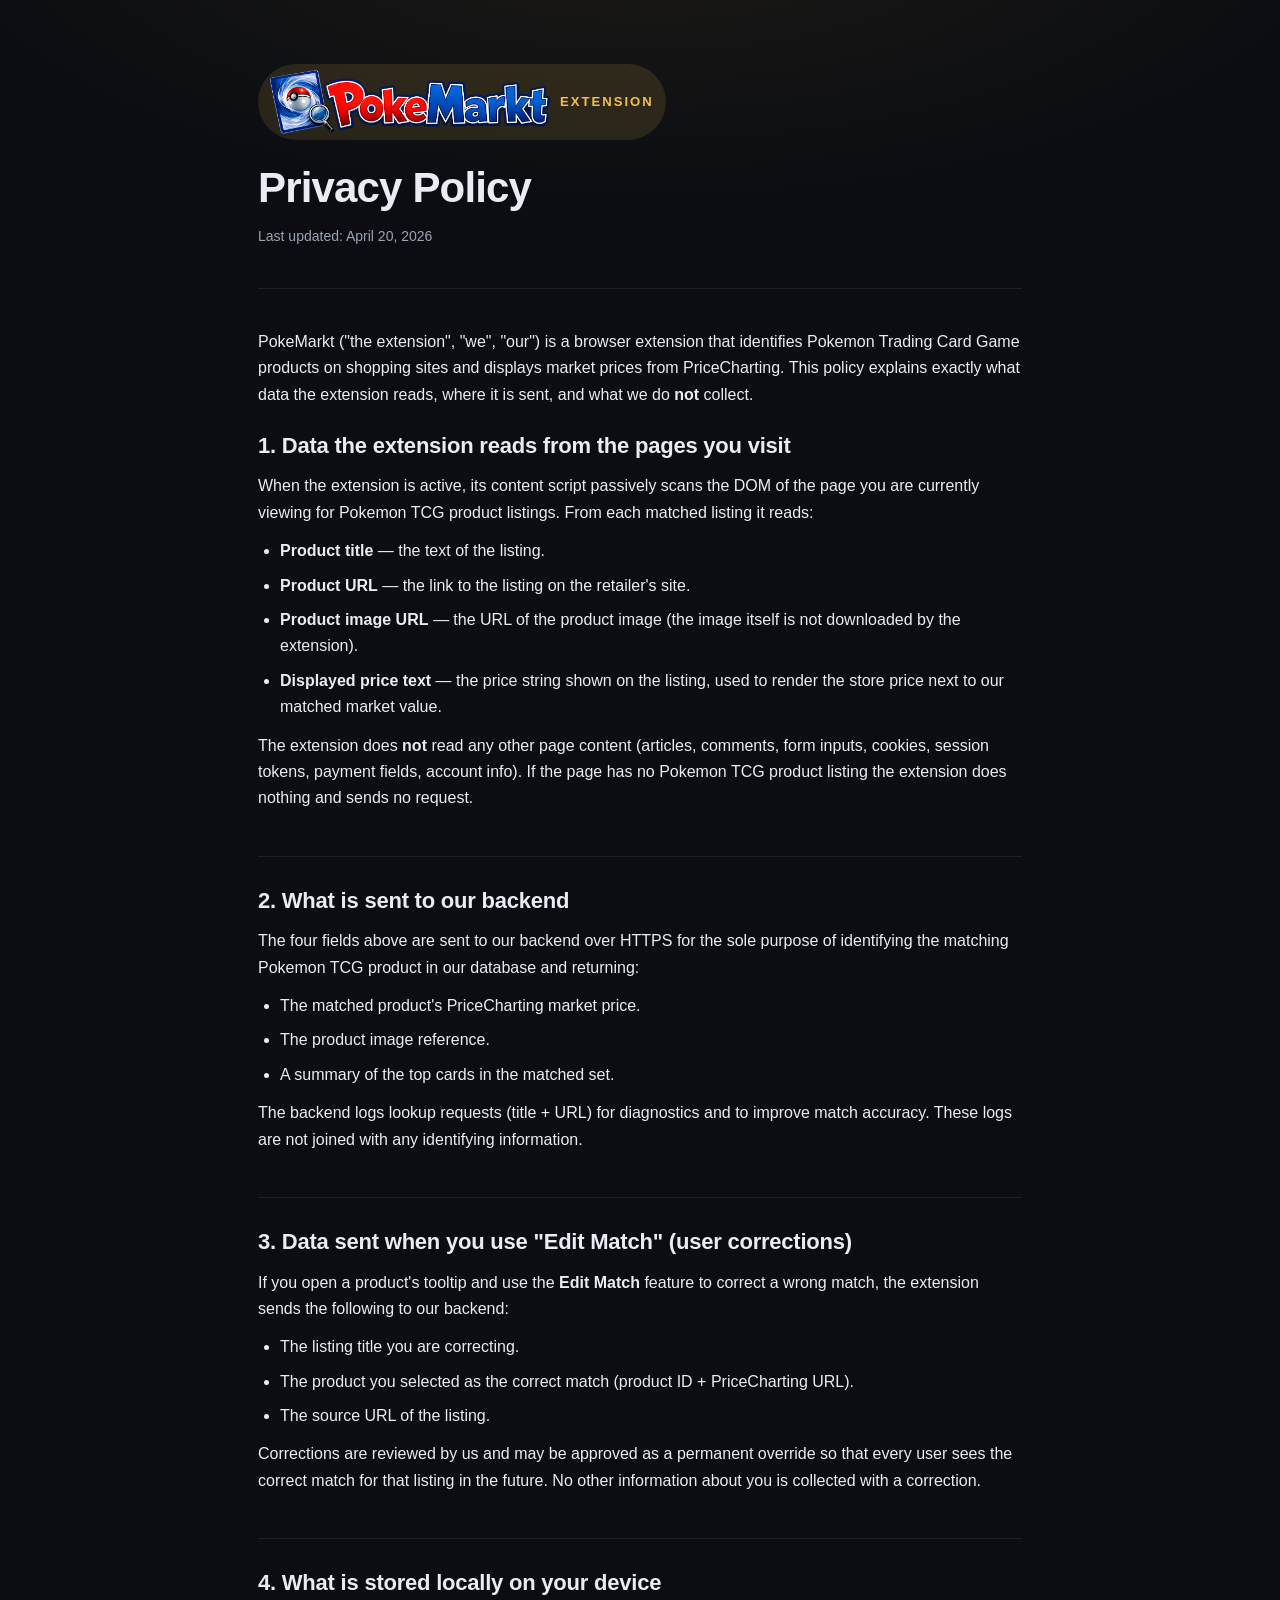
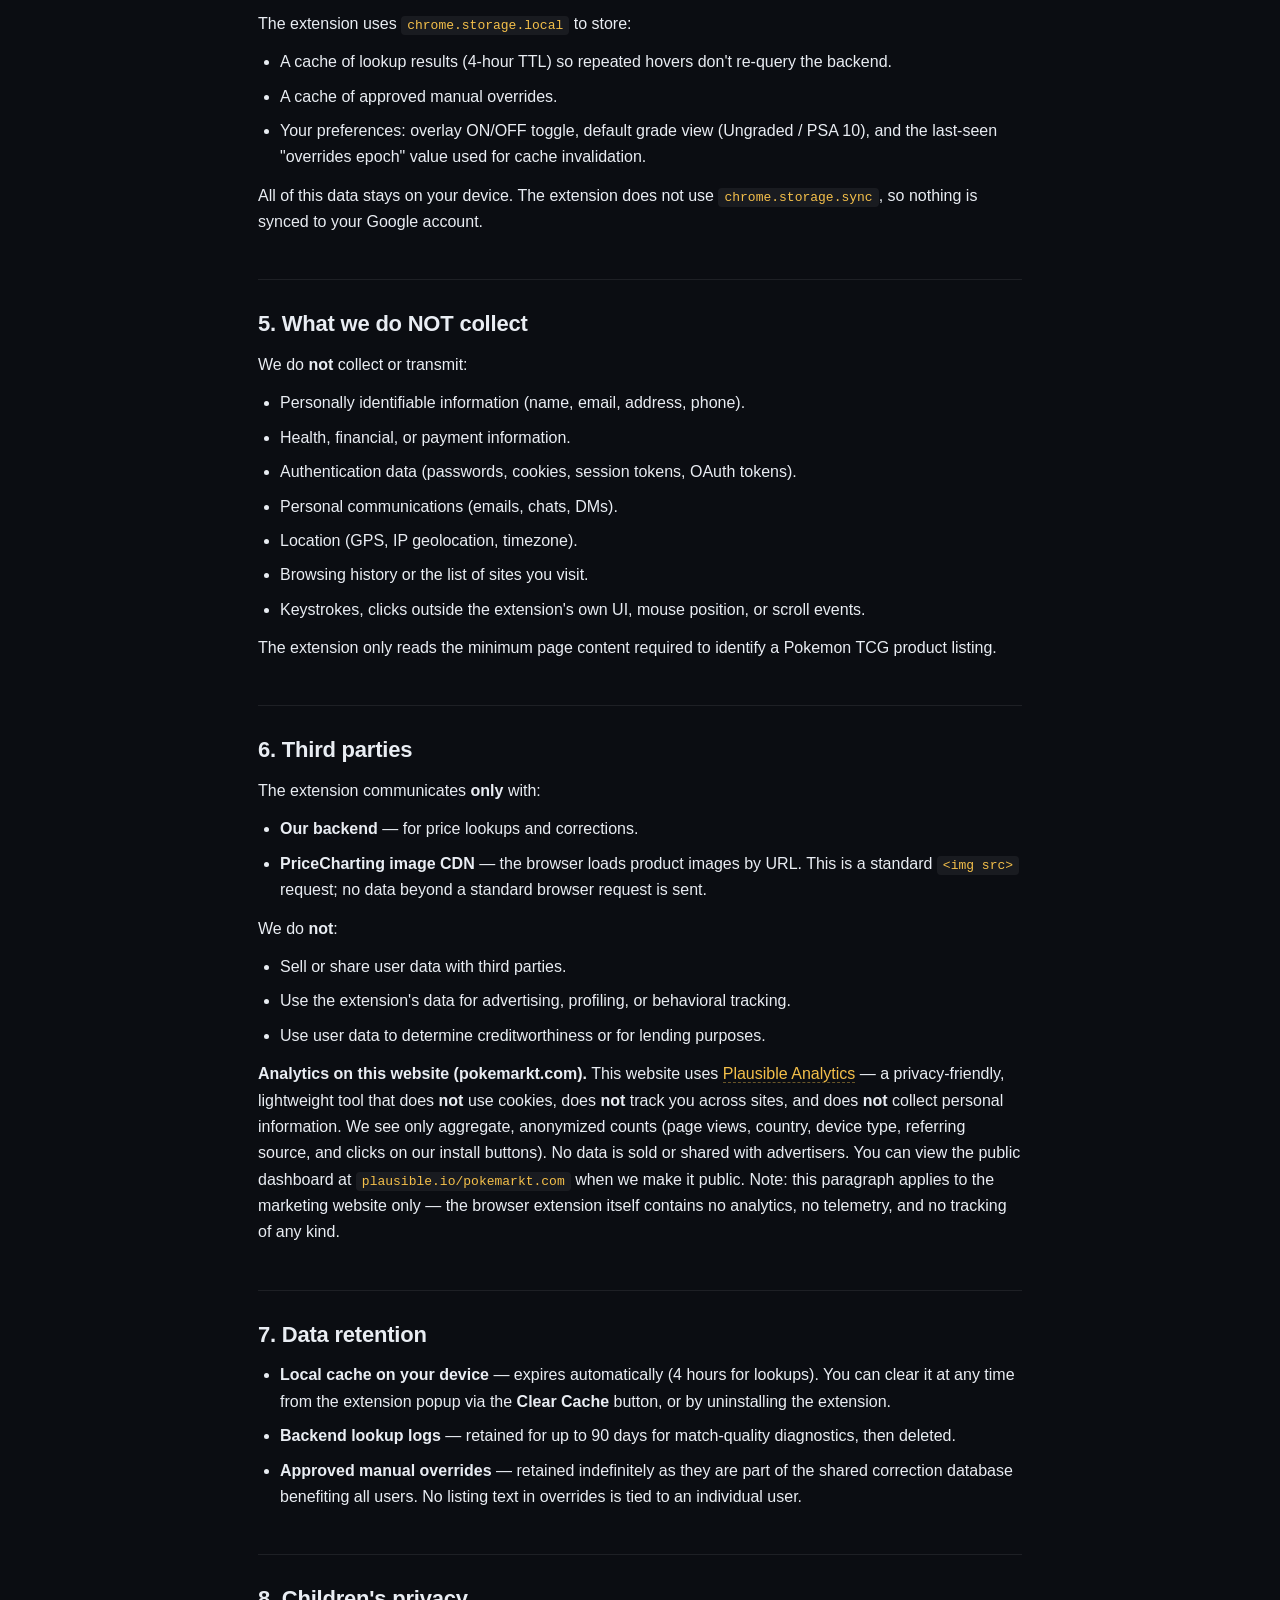
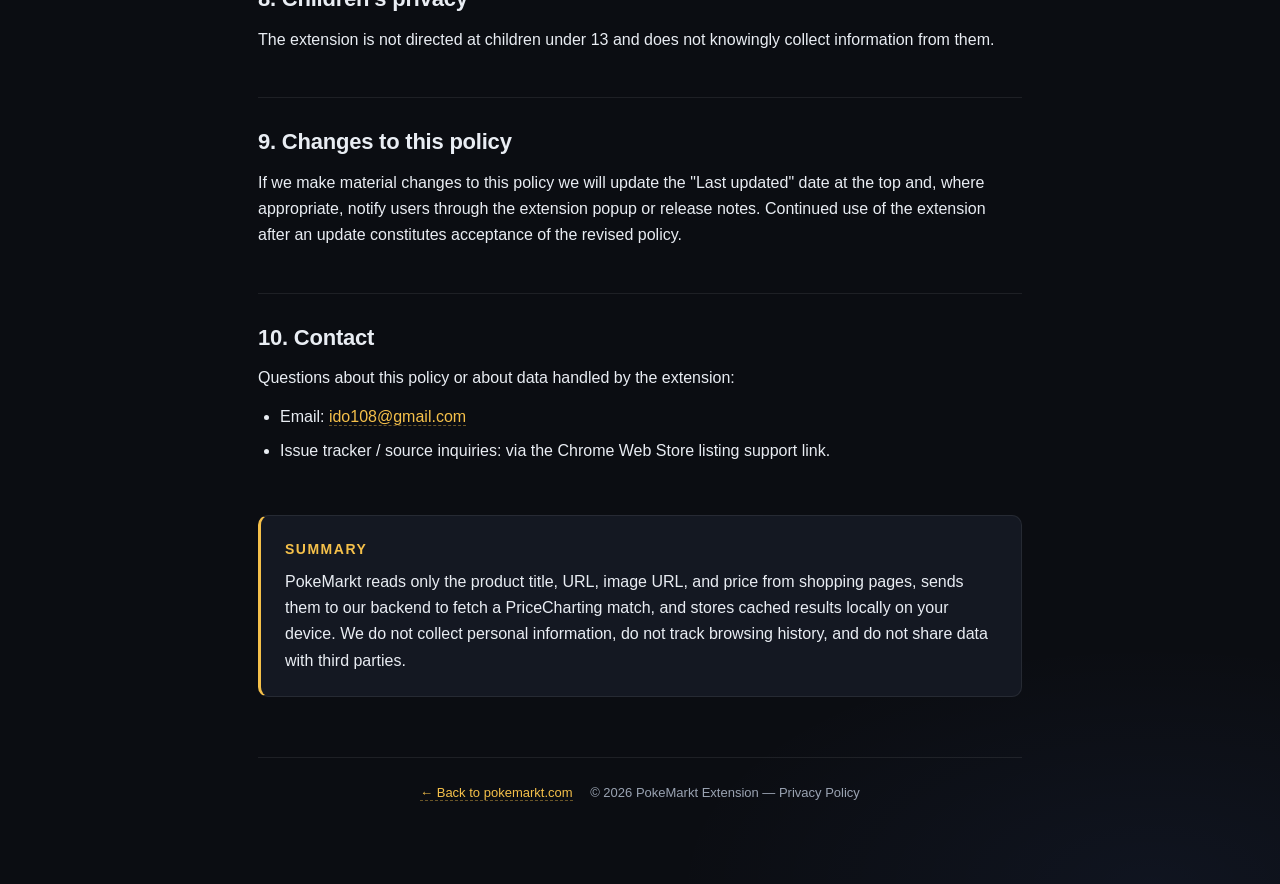
<file: privacy/index.html>
<!DOCTYPE html>
<html lang="en">
<head>
<meta charset="UTF-8">
<meta name="viewport" content="width=device-width, initial-scale=1.0">
<title>PokeMarkt — Privacy Policy</title>
<meta name="description" content="How PokeMarkt handles your data. Short version: we don't collect any personal information from extension users.">

<!-- Canonical + base SEO -->
<link rel="canonical" href="https://pokemarkt.com/privacy/">
<meta name="theme-color" content="#E61E25">
<meta name="application-name" content="PokeMarkt">
<meta name="author" content="PokeMarkt">
<meta name="robots" content="index, follow, max-image-preview:large">

<!-- Open Graph / Facebook -->
<meta property="og:type" content="website">
<meta property="og:url" content="https://pokemarkt.com/privacy/">
<meta property="og:site_name" content="PokeMarkt">
<meta property="og:title" content="PokeMarkt Privacy Policy">
<meta property="og:description" content="How PokeMarkt handles your data. Short version: we don't collect any personal information from extension users.">
<meta property="og:image" content="https://pokemarkt.com/assets/og-image-1200x630.png">
<meta property="og:image:width" content="1200">
<meta property="og:image:height" content="630">
<meta property="og:image:alt" content="PokeMarkt extension overlaying live market prices on a Pokemon card listing">
<meta property="og:locale" content="en_US">

<!-- Twitter / X -->
<meta name="twitter:card" content="summary_large_image">
<meta name="twitter:site" content="@pokemarkt">
<meta name="twitter:creator" content="@pokemarkt">
<meta name="twitter:title" content="PokeMarkt Privacy Policy">
<meta name="twitter:description" content="How PokeMarkt handles your data. Short version: we don't collect any personal information from extension users.">
<meta name="twitter:image" content="https://pokemarkt.com/assets/twitter-card-1200x675.png">
<meta name="twitter:image:alt" content="PokeMarkt overlay showing live prices on a Pokemon card listing">

<!-- Favicons / icons -->
<link rel="icon" type="image/png" sizes="32x32" href="/assets/Main-Icon-48.png">
<link rel="icon" type="image/png" sizes="128x128" href="/assets/Main-Icon-128.png">
<link rel="apple-touch-icon" href="/assets/Main-Icon-128.png">

<!-- Plausible Analytics — privacy-friendly, no cookies, no PII -->
<script defer data-domain="pokemarkt.com" src="https://plausible.io/js/script.outbound-links.tagged-events.js"></script>
<script>window.plausible = window.plausible || function() { (window.plausible.q = window.plausible.q || []).push(arguments) }</script>
<style>
  :root {
    --bg: #0b0d12;
    --panel: #141822;
    --ink: #e9edf3;
    --ink-dim: #9aa3b2;
    --accent: #f5c04a;
    --accent-soft: rgba(245, 192, 74, 0.12);
    --line: rgba(255, 255, 255, 0.08);
  }
  * { box-sizing: border-box; }
  html, body {
    margin: 0;
    padding: 0;
    background: var(--bg);
    color: var(--ink);
    font-family: -apple-system, BlinkMacSystemFont, "Segoe UI", Roboto, Oxygen, Ubuntu, sans-serif;
    font-size: 16px;
    line-height: 1.65;
    -webkit-font-smoothing: antialiased;
  }
  body {
    background:
      radial-gradient(1200px 500px at 50% -100px, rgba(245, 192, 74, 0.08), transparent 60%),
      radial-gradient(800px 400px at 90% 100%, rgba(91, 138, 255, 0.06), transparent 60%),
      var(--bg);
    min-height: 100vh;
  }
  .wrap {
    max-width: 820px;
    margin: 0 auto;
    padding: 64px 28px 80px;
  }
  header.hero {
    padding-bottom: 28px;
    border-bottom: 1px solid var(--line);
    margin-bottom: 40px;
  }
  .brand {
    display: inline-flex;
    align-items: center;
    gap: 10px;
    font-size: 13px;
    text-transform: uppercase;
    letter-spacing: 2px;
    color: var(--accent);
    background: var(--accent-soft);
    padding: 6px 12px;
    border-radius: 999px;
    font-weight: 600;
  }
  .brand img {
    display: block;
    width: min(280px, 72vw);
    height: auto;
    object-fit: contain;
  }
  .brand-label {
    color: var(--muted);
    font-size: 0.82rem;
    white-space: nowrap;
  }
  h1 {
    font-size: 42px;
    line-height: 1.15;
    letter-spacing: -0.02em;
    margin: 22px 0 8px;
    font-weight: 700;
  }
  .updated {
    color: var(--ink-dim);
    font-size: 14px;
  }
  h2 {
    font-size: 22px;
    line-height: 1.25;
    letter-spacing: -0.01em;
    margin: 44px 0 14px;
    padding-top: 4px;
    border-top: 1px solid var(--line);
    padding-top: 30px;
    font-weight: 600;
  }
  h2:first-of-type { border-top: 0; padding-top: 0; margin-top: 24px; }
  p, li { color: var(--ink); }
  p { margin: 12px 0; }
  ul { padding-left: 22px; margin: 12px 0; }
  li { margin: 8px 0; }
  strong { color: var(--ink); font-weight: 600; }
  code {
    font-family: "SF Mono", Monaco, Menlo, Consolas, monospace;
    font-size: 13px;
    background: rgba(255, 255, 255, 0.06);
    padding: 2px 6px;
    border-radius: 4px;
    color: var(--accent);
  }
  a {
    color: var(--accent);
    text-decoration: none;
    border-bottom: 1px dashed rgba(245, 192, 74, 0.4);
  }
  a:hover { border-bottom-style: solid; }
  .summary {
    background: var(--panel);
    border: 1px solid var(--line);
    border-left: 3px solid var(--accent);
    border-radius: 10px;
    padding: 22px 24px;
    margin: 50px 0 0;
  }
  .summary h3 {
    margin: 0 0 8px;
    font-size: 14px;
    text-transform: uppercase;
    letter-spacing: 1.5px;
    color: var(--accent);
    font-weight: 600;
  }
  .summary p {
    margin: 0;
    color: var(--ink);
  }
  footer {
    margin-top: 60px;
    padding-top: 24px;
    border-top: 1px solid var(--line);
    color: var(--ink-dim);
    font-size: 13px;
    text-align: center;
  }
  @media (max-width: 640px) {
    .wrap { padding: 36px 20px 60px; }
    h1 { font-size: 32px; }
    h2 { font-size: 19px; margin-top: 36px; padding-top: 26px; }
  }
</style>
</head>
<body>
<div class="wrap">

<header class="hero">
  <span class="brand"><img src="/assets/Main-Logo.png" alt="PokeMarkt"><span class="brand-label">Extension</span></span>
  <h1>Privacy Policy</h1>
  <p class="updated">Last updated: April 20, 2026</p>
</header>

<p>PokeMarkt ("the extension", "we", "our") is a browser extension that identifies Pokemon Trading Card Game products on shopping sites and displays market prices from PriceCharting. This policy explains exactly what data the extension reads, where it is sent, and what we do <strong>not</strong> collect.</p>

<h2>1. Data the extension reads from the pages you visit</h2>
<p>When the extension is active, its content script passively scans the DOM of the page you are currently viewing for Pokemon TCG product listings. From each matched listing it reads:</p>
<ul>
  <li><strong>Product title</strong> — the text of the listing.</li>
  <li><strong>Product URL</strong> — the link to the listing on the retailer's site.</li>
  <li><strong>Product image URL</strong> — the URL of the product image (the image itself is not downloaded by the extension).</li>
  <li><strong>Displayed price text</strong> — the price string shown on the listing, used to render the store price next to our matched market value.</li>
</ul>
<p>The extension does <strong>not</strong> read any other page content (articles, comments, form inputs, cookies, session tokens, payment fields, account info). If the page has no Pokemon TCG product listing the extension does nothing and sends no request.</p>

<h2>2. What is sent to our backend</h2>
<p>The four fields above are sent to our backend over HTTPS for the sole purpose of identifying the matching Pokemon TCG product in our database and returning:</p>
<ul>
  <li>The matched product's PriceCharting market price.</li>
  <li>The product image reference.</li>
  <li>A summary of the top cards in the matched set.</li>
</ul>
<p>The backend logs lookup requests (title + URL) for diagnostics and to improve match accuracy. These logs are not joined with any identifying information.</p>

<h2>3. Data sent when you use "Edit Match" (user corrections)</h2>
<p>If you open a product's tooltip and use the <strong>Edit Match</strong> feature to correct a wrong match, the extension sends the following to our backend:</p>
<ul>
  <li>The listing title you are correcting.</li>
  <li>The product you selected as the correct match (product ID + PriceCharting URL).</li>
  <li>The source URL of the listing.</li>
</ul>
<p>Corrections are reviewed by us and may be approved as a permanent override so that every user sees the correct match for that listing in the future. No other information about you is collected with a correction.</p>

<h2>4. What is stored locally on your device</h2>
<p>The extension uses <code>chrome.storage.local</code> to store:</p>
<ul>
  <li>A cache of lookup results (4-hour TTL) so repeated hovers don't re-query the backend.</li>
  <li>A cache of approved manual overrides.</li>
  <li>Your preferences: overlay ON/OFF toggle, default grade view (Ungraded / PSA 10), and the last-seen "overrides epoch" value used for cache invalidation.</li>
</ul>
<p>All of this data stays on your device. The extension does not use <code>chrome.storage.sync</code>, so nothing is synced to your Google account.</p>

<h2>5. What we do NOT collect</h2>
<p>We do <strong>not</strong> collect or transmit:</p>
<ul>
  <li>Personally identifiable information (name, email, address, phone).</li>
  <li>Health, financial, or payment information.</li>
  <li>Authentication data (passwords, cookies, session tokens, OAuth tokens).</li>
  <li>Personal communications (emails, chats, DMs).</li>
  <li>Location (GPS, IP geolocation, timezone).</li>
  <li>Browsing history or the list of sites you visit.</li>
  <li>Keystrokes, clicks outside the extension's own UI, mouse position, or scroll events.</li>
</ul>
<p>The extension only reads the minimum page content required to identify a Pokemon TCG product listing.</p>

<h2>6. Third parties</h2>
<p>The extension communicates <strong>only</strong> with:</p>
<ul>
  <li><strong>Our backend</strong> — for price lookups and corrections.</li>
  <li><strong>PriceCharting image CDN</strong> — the browser loads product images by URL. This is a standard <code>&lt;img src&gt;</code> request; no data beyond a standard browser request is sent.</li>
</ul>
<p>We do <strong>not</strong>:</p>
<ul>
  <li>Sell or share user data with third parties.</li>
  <li>Use the extension's data for advertising, profiling, or behavioral tracking.</li>
  <li>Use user data to determine creditworthiness or for lending purposes.</li>
</ul>

<p><strong>Analytics on this website (pokemarkt.com).</strong> This website uses <a href="https://plausible.io" target="_blank" rel="noopener">Plausible Analytics</a> — a privacy-friendly, lightweight tool that does <strong>not</strong> use cookies, does <strong>not</strong> track you across sites, and does <strong>not</strong> collect personal information. We see only aggregate, anonymized counts (page views, country, device type, referring source, and clicks on our install buttons). No data is sold or shared with advertisers. You can view the public dashboard at <code>plausible.io/pokemarkt.com</code> when we make it public. Note: this paragraph applies to the marketing website only — the browser extension itself contains no analytics, no telemetry, and no tracking of any kind.</p>

<h2>7. Data retention</h2>
<ul>
  <li><strong>Local cache on your device</strong> — expires automatically (4 hours for lookups). You can clear it at any time from the extension popup via the <strong>Clear Cache</strong> button, or by uninstalling the extension.</li>
  <li><strong>Backend lookup logs</strong> — retained for up to 90 days for match-quality diagnostics, then deleted.</li>
  <li><strong>Approved manual overrides</strong> — retained indefinitely as they are part of the shared correction database benefiting all users. No listing text in overrides is tied to an individual user.</li>
</ul>

<h2>8. Children's privacy</h2>
<p>The extension is not directed at children under 13 and does not knowingly collect information from them.</p>

<h2>9. Changes to this policy</h2>
<p>If we make material changes to this policy we will update the "Last updated" date at the top and, where appropriate, notify users through the extension popup or release notes. Continued use of the extension after an update constitutes acceptance of the revised policy.</p>

<h2>10. Contact</h2>
<p>Questions about this policy or about data handled by the extension:</p>
<ul>
  <li>Email: <a href="mailto:ido108@gmail.com">ido108@gmail.com</a></li>
  <li>Issue tracker / source inquiries: via the Chrome Web Store listing support link.</li>
</ul>

<div class="summary">
  <h3>Summary</h3>
  <p>PokeMarkt reads only the product title, URL, image URL, and price from shopping pages, sends them to our backend to fetch a PriceCharting match, and stores cached results locally on your device. We do not collect personal information, do not track browsing history, and do not share data with third parties.</p>
</div>

<footer>
  <a href="/" style="margin-right:14px;">&larr; Back to pokemarkt.com</a>
  &copy; 2026 PokeMarkt Extension — Privacy Policy
</footer>

</div>
</body>
</html>
</file>
